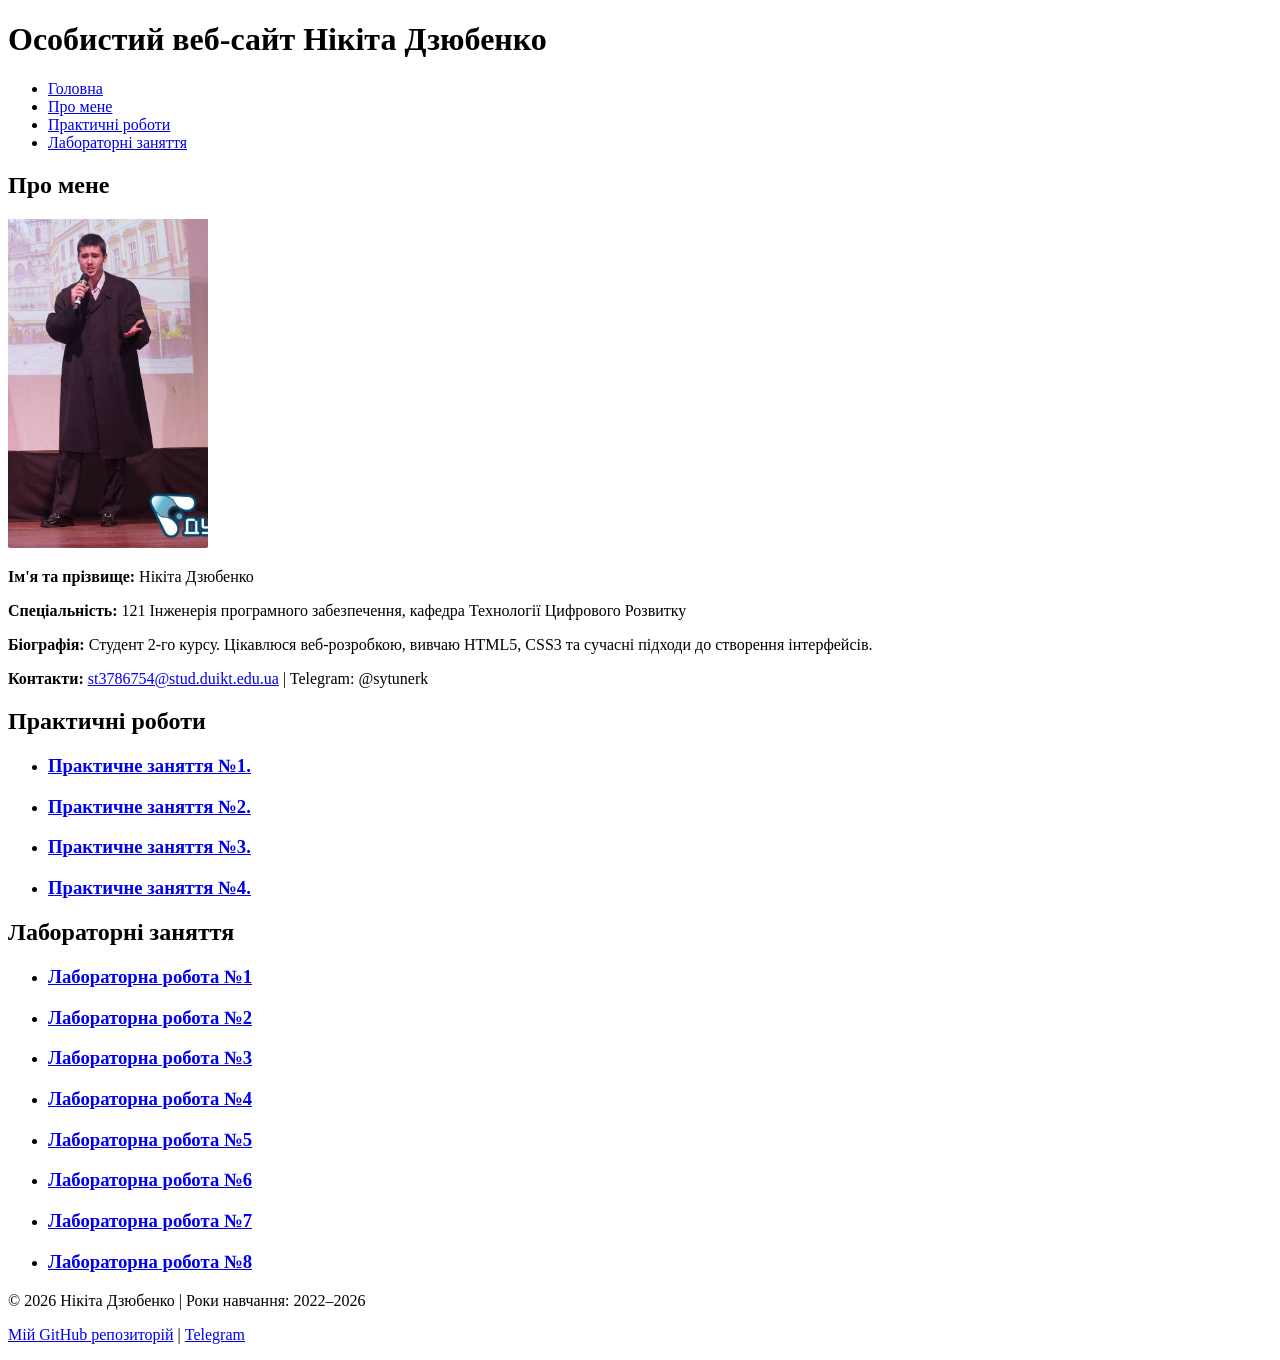
<file: index.html>
<!DOCTYPE html>
<html lang="uk">
<head>
    <meta charset="UTF-8">
    <meta name="viewport" content="width=device-width, initial-scale=1.0">
    <title>Особистий веб-сайт Нікіти Дзюбенко</title>
    <link rel="stylesheet" href="./css/styles.css">
</head>
<body>

    <!-- Шапка сайту та навігація -->
    <header>
        <h1>Особистий веб-сайт Нікіта Дзюбенко</h1>
        <nav>
            <ul>
                <li><a href="index.html">Головна</a></li>
                <li><a href="#about">Про мене</a></li>
                <li><a href="#practices">Практичні роботи</a></li>
                <li><a href="#labs">Лабораторні заняття</a></li>
            </ul>
        </nav>
    </header>

    <!-- Основний вміст сторінки -->
    <main>
        <!-- Секція "Про мене" -->
        <section id="about">
            <h2>Про мене</h2>
            <img src="./images/avatar.jpg" alt="Фото студента Нікіти Дзюбенко" width="200">
            <p><strong>Ім'я та прізвище:</strong> Нікіта Дзюбенко</p>
            <p><strong>Спеціальність:</strong> 121 Інженерія програмного забезпечення, кафедра Технології Цифрового Розвитку</p>
            <p><strong>Біографія:</strong> Студент 2-го курсу. Цікавлюся веб-розробкою, вивчаю HTML5, CSS3 та сучасні підходи до створення інтерфейсів.</p>
            <p><strong>Контакти:</strong> <a href="st3786754@stud.duikt.edu.ua">st3786754@stud.duikt.edu.ua</a> | Telegram: @sytunerk</p>
        </section>

        <!-- Секція "Практичні роботи" -->
        <section id="practices">
            <h2>Практичні роботи</h2>
            <ul>
                <li>
                    <h3><a href="./pages/practice1.html">Практичне заняття №1.</a></h3>
                </li>
                <li>
                    <h3><a href="./pages/practice2.html">Практичне заняття №2.</a></h3>
                </li>
                 <li>
                    <h3><a href="./pages/practice3.html">Практичне заняття №3.</a></h3>
                </li>
                <li>
                    <h3><a href="./pages/practice4.html">Практичне заняття №4.</a></h3>
                </li>
            </ul>
        </section>

        <!-- Секція "Лабораторні заняття" -->
        <section id="labs">
            <h2>Лабораторні заняття</h2>
            <ul>
                <li>
                    <h3><a href="./lab/lab1.html">Лабораторна робота №1</a></h3>
                </li>
            </ul>
            <ul>
                <li>
                    <h3><a href="./lab/lab2.html">Лабораторна робота №2</a></h3>
                </li>
            </ul>
            <ul>
                <li>
                    <h3><a href="./lab/lab3.html">Лабораторна робота №3</a></h3>
                </li>
            </ul>
            <ul>
                <li>
                    <h3><a href="./lab/lab4.html">Лабораторна робота №4</a></h3>
                </li>
            </ul>
            <ul>
                <li>
                    <h3><a href="./lab/lab5.html">Лабораторна робота №5</a></h3>
                </li>
            </ul>
            <ul>
                <li>
                    <h3><a href="./lab/lab6.html">Лабораторна робота №6</a></h3>
                </li>
            </ul>
            <ul>
                <li>
                    <h3><a href="./lab/lab7/index.html">Лабораторна робота №7</a></h3>
                </li>
            </ul>
            <ul>
                <li>
                    <h3><a href="./lab/lab8.html">Лабораторна робота №8</a></h3>
                </li>
            </ul>
        </section>
    </main>

    <!-- Футер сайту -->
    <footer>
        <p>&copy; 2026 Нікіта Дзюбенко | Роки навчання: 2022–2026</p>
        <p>
            <a href="https://github.com/pepper9808/web" target="_blank" rel="noopener noreferrer">Мій GitHub репозиторій</a> | 
            <a href="https://t.me/sytunerk" target="_blank" rel="noopener noreferrer">Telegram</a>
        </p>
    </footer>

</body>
</html>
</file>
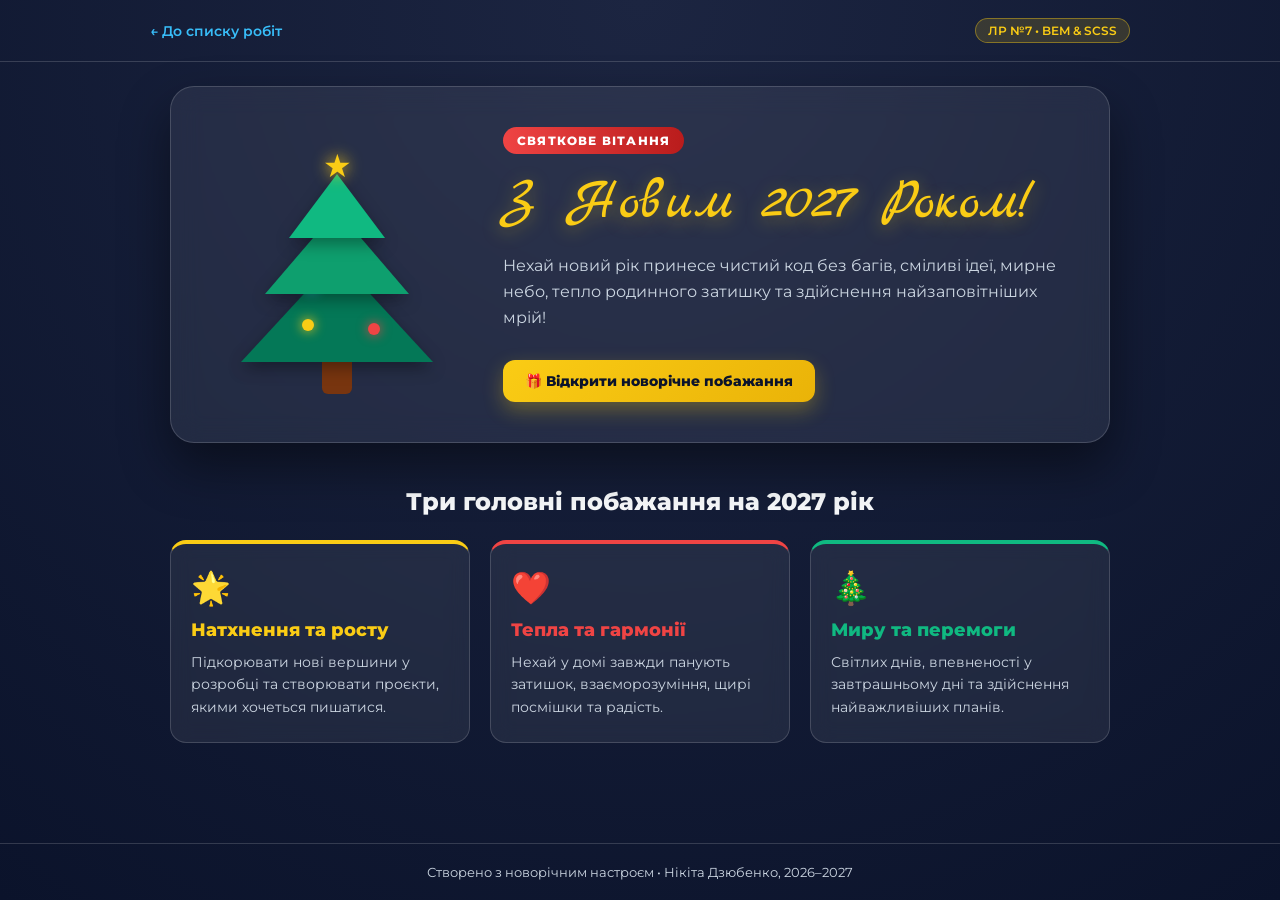
<file: lab/lab7/index.html>
<!DOCTYPE html>
<html lang="uk">
<head>
    <meta charset="UTF-8">
    <meta name="viewport" content="width=device-width, initial-scale=1.0">
    <title>З Новим 2027 Роком! — Новорічна листівка (ЛР №7)</title>
    <link rel="preconnect" href="https://fonts.googleapis.com">
    <link rel="preconnect" href="https://fonts.gstatic.com" crossorigin>
    <link href="https://fonts.googleapis.com/css2?family=Marck+Script&family=Montserrat:wght@400;600;800&display=swap" rel="stylesheet">
    <link rel="stylesheet" href="./css/main.css">
</head>
<body class="page">

    <!-- Декоративний блок снігопаду -->
    <div class="snowfall" aria-hidden="true">
        <span class="snowfall__flake">❄</span>
        <span class="snowfall__flake">❅</span>
        <span class="snowfall__flake">❆</span>
        <span class="snowfall__flake">❄</span>
        <span class="snowfall__flake">❅</span>
        <span class="snowfall__flake">❆</span>
        <span class="snowfall__flake">❄</span>
        <span class="snowfall__flake">❅</span>
    </div>

    <!-- Шапка сторінки -->
    <header class="header">
        <div class="header__container">
            <a href="../../index.html" class="header__back-link">← До списку робіт</a>
            <span class="header__tag">ЛР №7 • BEM &amp; SCSS</span>
        </div>
    </header>

    <!-- Основний контент -->
    <main class="page__content">
        <!-- Блок вітальної листівки -->
        <section class="postcard">
            <div class="postcard__decor">
                <!-- Блок ялинки -->
                <div class="tree">
                    <div class="tree__star">★</div>
                    <div class="tree__tier tree__tier--top"></div>
                    <div class="tree__tier tree__tier--middle"></div>
                    <div class="tree__tier tree__tier--bottom"></div>
                    <div class="tree__trunk"></div>

                    <!-- Блок гірлянди -->
                    <div class="garland">
                        <span class="garland__bulb garland__bulb--red"></span>
                        <span class="garland__bulb garland__bulb--gold"></span>
                        <span class="garland__bulb garland__bulb--blue"></span>
                        <span class="garland__bulb garland__bulb--gold"></span>
                        <span class="garland__bulb garland__bulb--red"></span>
                    </div>
                </div>
            </div>

            <div class="postcard__body">
                <span class="postcard__badge">Святкове вітання</span>
                <h1 class="postcard__title">З Новим 2027 Роком!</h1>
                <p class="postcard__subtitle">
                    Нехай новий рік принесе чистий код без багів, сміливі ідеї, 
                    мирне небо, тепло родинного затишку та здійснення найзаповітніших мрій!
                </p>

                <!-- Інтерактивний блок подарунка (чекбокс + BEM-модифікатор стану) -->
                <div class="gift-box">
                    <input type="checkbox" id="open-gift" class="gift-box__toggle">
                    <label for="open-gift" class="gift-box__button">
                        <span class="gift-box__text-closed">🎁 Відкрити новорічне побажання</span>
                        <span class="gift-box__text-open">✨ Згорнути побажання</span>
                    </label>
                    <div class="gift-box__surprise">
                        <p class="gift-box__message">
                            «Нехай у 2027 році кожен твій проєкт стає історією успіху, 
                            натхнення не вичерпується, а поруч завжди будуть вірні друзі!»
                        </p>
                    </div>
                </div>
            </div>
        </section>

        <!-- Секція карток побажань -->
        <section class="wishes">
            <h2 class="wishes__heading">Три головні побажання на 2027 рік</h2>
            <div class="wishes__grid">
                <article class="wishes__card wishes__card--gold">
                    <div class="wishes__icon">🌟</div>
                    <h3 class="wishes__card-title">Натхнення та росту</h3>
                    <p class="wishes__card-text">
                        Підкорювати нові вершини у розробці та створювати проєкти, якими хочеться пишатися.
                    </p>
                </article>

                <article class="wishes__card wishes__card--crimson">
                    <div class="wishes__icon">❤️</div>
                    <h3 class="wishes__card-title">Тепла та гармонії</h3>
                    <p class="wishes__card-text">
                        Нехай у домі завжди панують затишок, взаєморозуміння, щирі посмішки та радість.
                    </p>
                </article>

                <article class="wishes__card wishes__card--emerald">
                    <div class="wishes__icon">🎄</div>
                    <h3 class="wishes__card-title">Миру та перемоги</h3>
                    <p class="wishes__card-text">
                        Світлих днів, впевненості у завтрашньому дні та здійснення найважливіших планів.
                    </p>
                </article>
            </div>
        </section>
    </main>

    <!-- Підвал сторінки -->
    <footer class="footer">
        <p class="footer__copy">Створено з новорічним настроєм • Нікіта Дзюбенко, 2026–2027</p>
    </footer>

</body>
</html>
</file>
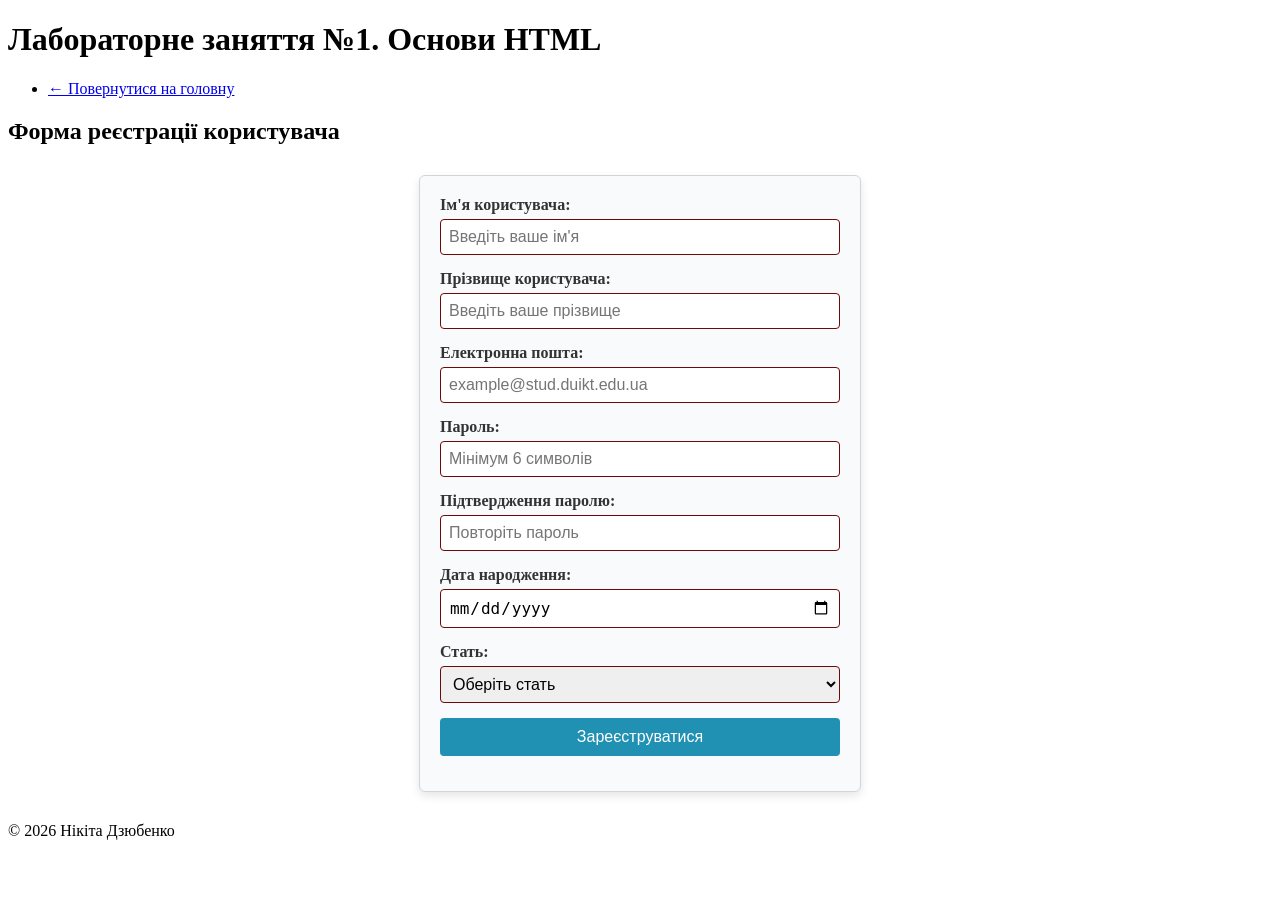
<file: lab/lab1.html>
<!DOCTYPE html>
<html lang="uk">
<head>
    <meta charset="UTF-8">
    <meta name="viewport" content="width=device-width, initial-scale=1.0">
    <title>Лабораторна робота №1 — Форма реєстрації</title>
    <link rel="stylesheet" href="../css/styles.css">
</head>
<body>

    <header>
        <h1>Лабораторне заняття №1. Основи HTML</h1>
        <nav>
            <ul>
                <li><a href="../index.html">← Повернутися на головну</a></li>
            </ul>
        </nav>
    </header>

    <main>
        <section>
            <h2>Форма реєстрації користувача</h2>
            
            <!-- Заміни посилання в action на своє унікальне з сайту webhook.site -->
            <form action="https://webhook.site/9783a9aa-22d8-47ce-81eb-aa81321c352d" method="POST">
                
                <div class="form-group">
                    <label for="first-name">Ім'я користувача:</label>
                    <input type="text" id="first-name" name="first_name" placeholder="Введіть ваше ім'я" required>
                </div>

                <div class="form-group">
                    <label for="last-name">Прізвище користувача:</label>
                    <input type="text" id="last-name" name="last_name" placeholder="Введіть ваше прізвище" required>
                </div>

                <div class="form-group">
                    <label for="email">Електронна пошта:</label>
                    <input type="email" id="email" name="email" placeholder="example@stud.duikt.edu.ua" required>
                </div>

                <div class="form-group">
                    <label for="password">Пароль:</label>
                    <input type="password" id="password" name="password" minlength="6" placeholder="Мінімум 6 символів" required>
                </div>

                <div class="form-group">
                    <label for="confirm-password">Підтвердження паролю:</label>
                    <input type="password" id="confirm-password" name="confirm_password" minlength="6" placeholder="Повторіть пароль" required>
                </div>

                <!-- Додаткові поля за вибором -->
                <div class="form-group">
                    <label for="birth-date">Дата народження:</label>
                    <input type="date" id="birth-date" name="birth_date">
                </div>

                <div class="form-group">
                    <label for="gender">Стать:</label>
                    <select id="gender" name="gender">
                        <option value="" disabled selected>Оберіть стать</option>
                        <option value="male">Чоловіча</option>
                        <option value="female">Жіноча</option>
                        <option value="other">Інша / Не вказувати</option>
                    </select>
                </div>

                <div class="form-group">
                    <input type="submit" value="Зареєструватися">
                </div>

            </form>
        </section>
    </main>

    <footer>
        <p>&copy; 2026 Нікіта Дзюбенко</p>
    </footer>

</body>
</html>
</file>
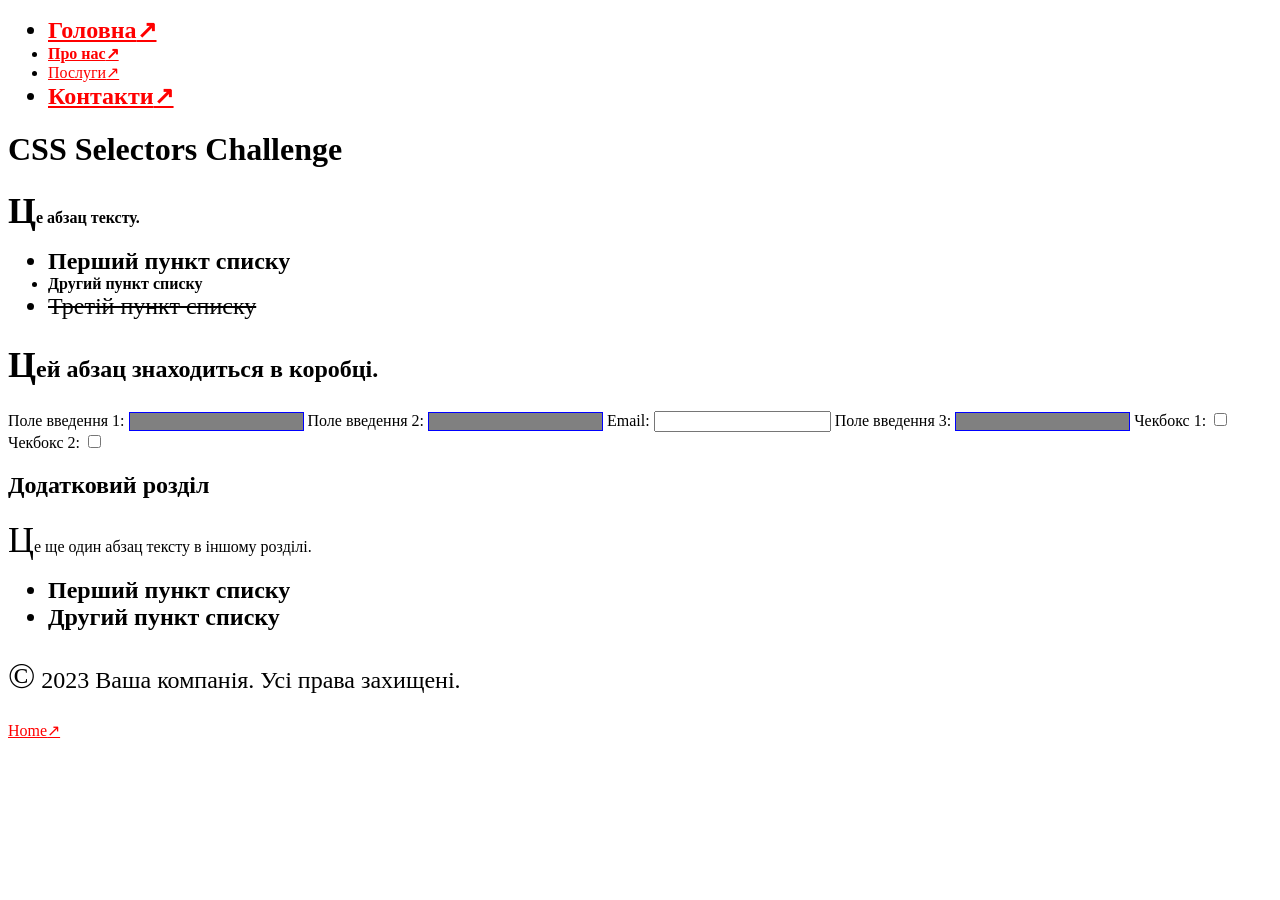
<file: lab/lab2.html>
<!DOCTYPE html>
<html lang="en">
<head>
    <meta charset="UTF-8">
    <meta name="viewport" content="width=device-width, initial-scale=1.0">
    <link rel="stylesheet" href="lab2.css">
    <title>CSS Selectors Challenge</title>
</head>
<body>
    <header>
        <nav>
            <ul>
                <li><a href="#">Головна</a></li>
                <li><a href="https://example.com">Про нас</a></li>
                <li><a href="#">Послуги</a></li>
                <li><a href="http://notrealsite.ua">Контакти</a></li>
            </ul>
        </nav>
    </header>
    <div class="container">
        <h1>CSS Selectors Challenge</h1>
        <p>Це абзац тексту.</p>
        <ul>
            <li>Перший пункт списку</li>
            <li class="special">Другий пункт списку</li>
            <li>Третій пункт списку</li>
        </ul>
        <div class="box">
            <p>Цей абзац знаходиться в коробці.</p>
        </div>
        <form>
            <label for="input1">Поле введення 1:</label>
            <input type="text" id="input1">
            <label for="input2">Поле введення 2:</label>
            <input type="text" id="input2" disabled>
            <label for="email1">Email:</label>
            <input type="email" id="email1">
            <label for="input3">Поле введення 3:</label>
            <input type="text" id="input3">
            <label for="check1">Чекбокс 1:</label>
            <input type="checkbox" id="check1">
            <label for="check2">Чекбокс 2:</label>
            <input type="checkbox" id="check2">
        </form>
    </div>
    <section>
        <h2>Додатковий розділ</h2>
        <p>Це ще один абзац тексту в іншому розділі.</p>
        <ul>
            <li>Перший пункт списку</li>
            <li>Другий пункт списку</li>
        </ul>
    </section>
    <footer>
        <p>&copy; 2023 Ваша компанія. Усі права захищені.</p>
        <a href="#">Home</a>
    </footer>
</body>
</html>
</file>
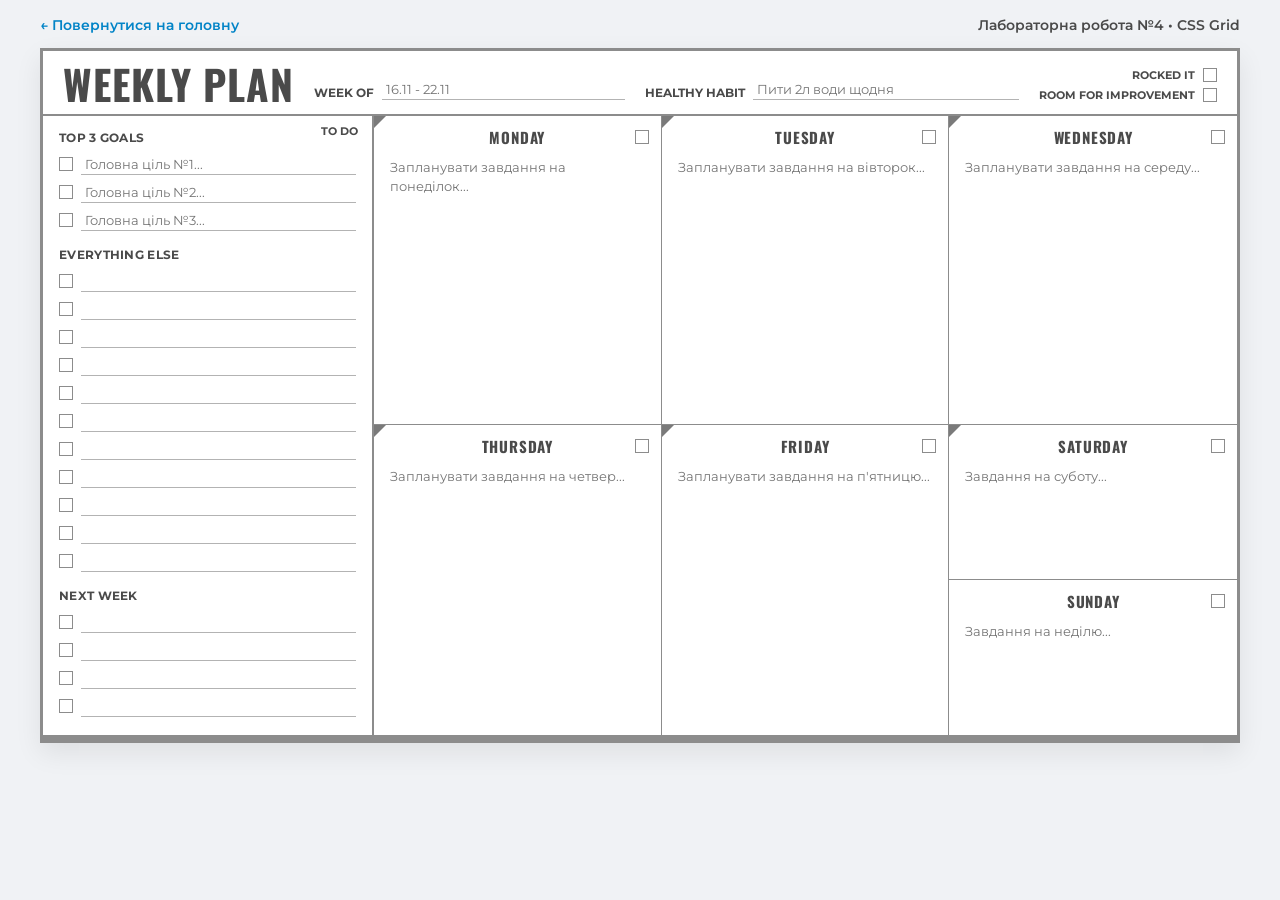
<file: lab/lab4.html>
<!DOCTYPE html>
<html lang="uk">
<head>
    <meta charset="UTF-8">
    <meta name="viewport" content="width=device-width, initial-scale=1.0">
    <title>Лабораторна робота №4 — Weekly Plan</title>
    <!-- Підключення кастомних шрифтів з Google Fonts -->
    <link rel="preconnect" href="https://fonts.googleapis.com">
    <link rel="preconnect" href="https://fonts.gstatic.com" crossorigin>
    <link href="https://fonts.googleapis.com/css2?family=Montserrat:wght@400;600;700&family=Oswald:wght@600;700&display=swap" rel="stylesheet">
    <link rel="stylesheet" href="lab4.css">
</head>
<body>

    <div class="top-nav">
        <a href="../index.html">← Повернутися на головну</a>
        <span>Лабораторна робота №4 • CSS Grid</span>
    </div>

    <!-- Основний контейнер планера -->
    <div class="planner-sheet">
        
        <!-- ВЕРХНЯ ШАПКА ПЛАНЕРА -->
        <header class="planner-header">
            <h1 class="main-title">WEEKLY PLAN</h1>

            <div class="header-input-group">
                <label for="week-of">WEEK OF</label>
                <input type="text" id="week-of" placeholder="16.11 - 22.11">
            </div>

            <div class="header-input-group">
                <label for="healthy-habit">HEALTHY HABIT</label>
                <input type="text" id="healthy-habit" placeholder="Пити 2л води щодня">
            </div>

            <div class="header-checks">
                <label class="check-row">
                    <span>ROCKED IT</span>
                    <input type="checkbox">
                </label>
                <label class="check-row">
                    <span>ROOM FOR IMPROVEMENT</span>
                    <input type="checkbox">
                </label>
            </div>
        </header>

        <!-- ОСНОВНА СІТКА ПЛАНЕРА (Ліва колонка TO DO + Дні тижня) -->
        <main class="planner-grid">
            
            <!-- ЛІВА КОЛОНКА: TO DO -->
            <aside class="todo-column">
                <div class="todo-badge">TO DO</div>

                <!-- TOP 3 GOALS -->
                <div class="todo-section">
                    <h2 class="section-label">TOP 3 GOALS</h2>
                    <div class="task-line">
                        <input type="checkbox" aria-label="Ціль 1">
                        <input type="text" placeholder="Головна ціль №1...">
                    </div>
                    <div class="task-line">
                        <input type="checkbox" aria-label="Ціль 2">
                        <input type="text" placeholder="Головна ціль №2...">
                    </div>
                    <div class="task-line">
                        <input type="checkbox" aria-label="Ціль 3">
                        <input type="text" placeholder="Головна ціль №3...">
                    </div>
                </div>

                <!-- EVERYTHING ELSE -->
                <div class="todo-section">
                    <h2 class="section-label">EVERYTHING ELSE</h2>
                    <div class="task-line"><input type="checkbox"><input type="text"></div>
                    <div class="task-line"><input type="checkbox"><input type="text"></div>
                    <div class="task-line"><input type="checkbox"><input type="text"></div>
                    <div class="task-line"><input type="checkbox"><input type="text"></div>
                    <div class="task-line"><input type="checkbox"><input type="text"></div>
                    <div class="task-line"><input type="checkbox"><input type="text"></div>
                    <div class="task-line"><input type="checkbox"><input type="text"></div>
                    <div class="task-line"><input type="checkbox"><input type="text"></div>
                    <div class="task-line"><input type="checkbox"><input type="text"></div>
                    <div class="task-line"><input type="checkbox"><input type="text"></div>
                    <div class="task-line"><input type="checkbox"><input type="text"></div>
                </div>

                <!-- NEXT WEEK -->
                <div class="todo-section">
                    <h2 class="section-label">NEXT WEEK</h2>
                    <div class="task-line"><input type="checkbox"><input type="text"></div>
                    <div class="task-line"><input type="checkbox"><input type="text"></div>
                    <div class="task-line"><input type="checkbox"><input type="text"></div>
                    <div class="task-line"><input type="checkbox"><input type="text"></div>
                </div>
            </aside>

            <!-- ПОНЕДІЛОК -->
            <section class="day-card area-mon">
                <div class="day-header">
                    <span class="corner-triangle"></span>
                    <h3>MONDAY</h3>
                    <input type="checkbox" aria-label="Понеділок виконано">
                </div>
                <textarea class="day-notes" placeholder="Запланувати завдання на понеділок..."></textarea>
            </section>

            <!-- ВІВТОРОК -->
            <section class="day-card area-tue">
                <div class="day-header">
                    <span class="corner-triangle"></span>
                    <h3>TUESDAY</h3>
                    <input type="checkbox" aria-label="Вівторок виконано">
                </div>
                <textarea class="day-notes" placeholder="Запланувати завдання на вівторок..."></textarea>
            </section>

            <!-- СЕРЕДА -->
            <section class="day-card area-wed">
                <div class="day-header">
                    <span class="corner-triangle"></span>
                    <h3>WEDNESDAY</h3>
                    <input type="checkbox" aria-label="Середа виконано">
                </div>
                <textarea class="day-notes" placeholder="Запланувати завдання на середу..."></textarea>
            </section>

            <!-- ЧЕТВЕР -->
            <section class="day-card area-thu">
                <div class="day-header">
                    <span class="corner-triangle"></span>
                    <h3>THURSDAY</h3>
                    <input type="checkbox" aria-label="Четвер виконано">
                </div>
                <textarea class="day-notes" placeholder="Запланувати завдання на четвер..."></textarea>
            </section>

            <!-- П'ЯТНИЦЯ -->
            <section class="day-card area-fri">
                <div class="day-header">
                    <span class="corner-triangle"></span>
                    <h3>FRIDAY</h3>
                    <input type="checkbox" aria-label="П'ятниця виконано">
                </div>
                <textarea class="day-notes" placeholder="Запланувати завдання на п'ятницю..."></textarea>
            </section>

            <!-- ПРАВИЙ НИЖНІЙ БЛОК: СУБОТА ТА НЕДІЛЯ -->
            <div class="weekend-stack area-wknd">
                <section class="day-card">
                    <div class="day-header">
                        <span class="corner-triangle"></span>
                        <h3>SATURDAY</h3>
                        <input type="checkbox" aria-label="Субота виконано">
                    </div>
                    <textarea class="day-notes" placeholder="Завдання на суботу..."></textarea>
                </section>

                <section class="day-card">
                    <div class="day-header">
                        <h3>SUNDAY</h3>
                        <input type="checkbox" aria-label="Неділя виконано">
                    </div>
                    <textarea class="day-notes" placeholder="Завдання на неділю..."></textarea>
                </section>
            </div>

        </main>
    </div>

</body>
</html>
</file>
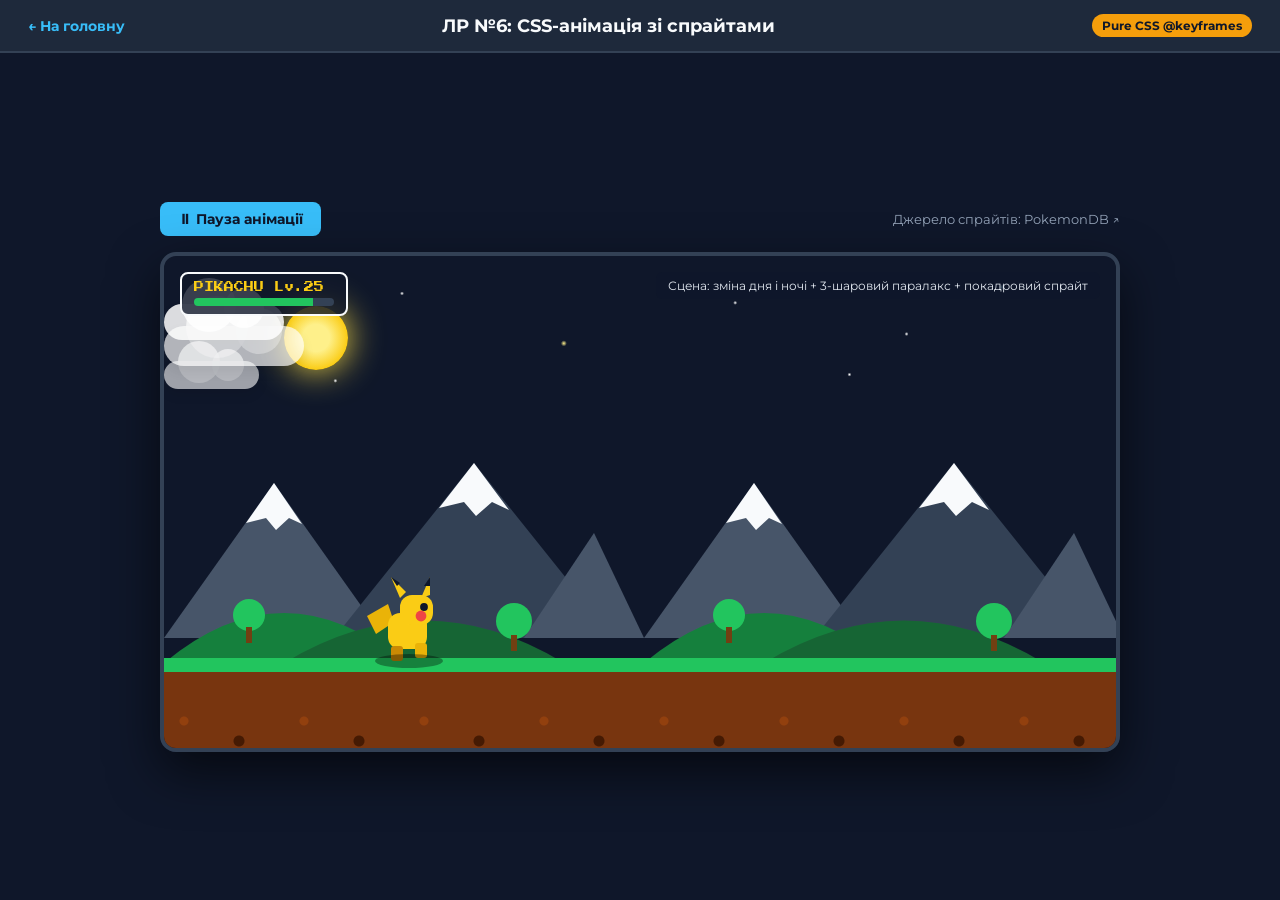
<file: lab/lab6.html>
<!DOCTYPE html>
<html lang="uk">
<head>
    <meta charset="UTF-8">
    <meta name="viewport" content="width=device-width, initial-scale=1.0">
    <title>Лабораторна робота №6 — CSS-анімація зі спрайтами Покемонів</title>
    <link rel="preconnect" href="https://fonts.googleapis.com">
    <link rel="preconnect" href="https://fonts.gstatic.com" crossorigin>
    <link href="https://fonts.googleapis.com/css2?family=Montserrat:wght@500;700&family=Press+Start+2P&display=swap" rel="stylesheet">
    <link rel="stylesheet" href="lab6.css">
</head>
<body>

    <header class="top-bar">
        <a href="../index.html" class="back-btn">← На головну</a>
        <h1 class="page-title">ЛР №6: CSS-анімація зі спрайтами</h1>
        <span class="badge">Pure CSS @keyframes</span>
    </header>

    <main class="stage-wrapper">
        <!-- Чекбокс для керування станом анімації (animation-play-state) на чистому CSS -->
        <input type="checkbox" id="pause-toggle" class="pause-checkbox">
        
        <div class="controls-panel">
            <label for="pause-toggle" class="control-btn">
                <span class="label-pause">⏸ Пауза анімації</span>
                <span class="label-play">▶ Продовжити</span>
            </label>
            <a href="https://pokemondb.net/sprites" target="_blank" rel="noopener noreferrer" class="source-link">
                Джерело спрайтів: PokemonDB ↗
            </a>
        </div>

        <!-- ГОЛОВНА АНІМОВАНА СЦЕНА -->
        <div class="scene">
            <!-- Шар 1: Небо зі зміною дня і ночі + сонце/місяць + зірки -->
            <div class="sky-cycle"></div>
            <div class="celestial-body"></div>
            <div class="stars-layer"></div>

            <!-- Шар 2: Хмари, що пливуть -->
            <div class="cloud cloud-1"></div>
            <div class="cloud cloud-2"></div>
            <div class="cloud cloud-3"></div>

            <!-- Шар 3: Далекі гори (повільний паралакс) -->
            <div class="parallax-mountains"></div>

            <!-- Шар 4: Пагорби та дерева (середній паралакс) -->
            <div class="parallax-hills"></div>

            <!-- Шар 5: Земля та трава (швидкий паралакс) -->
            <div class="parallax-ground"></div>

            <!-- Повітряний покемон у небі (анімація спрайта + хвильовий політ) -->
            <div class="flying-pokemon-track">
                <div class="sprite-charizard" title="Charizard (PokemonDB Sprite)"></div>
            </div>

            <!-- Головний герой на землі: Пікачу (анімація спрайт-листа + стрибки) -->
            <div class="hero-runner">
                <div class="pokemon-shadow"></div>
                <div class="sprite-pikachu" title="Pikachu Sprite Animation"></div>
            </div>

            <!-- Покебол, що котиться і підстрибує назустріч -->
            <div class="pokeball-wrapper">
                <div class="pokeball"></div>
            </div>

            <!-- Ігровий HUD у стилі ретро-консолі -->
            <div class="game-hud">
                <div class="hud-box">
                    <span class="hud-name">PIKACHU Lv.25</span>
                    <div class="hp-bar"><div class="hp-fill"></div></div>
                </div>
                <div class="hud-hint">Сцена: зміна дня і ночі + 3-шаровий паралакс + покадровий спрайт</div>
            </div>
        </div>
    </main>

</body>
</html>
</file>
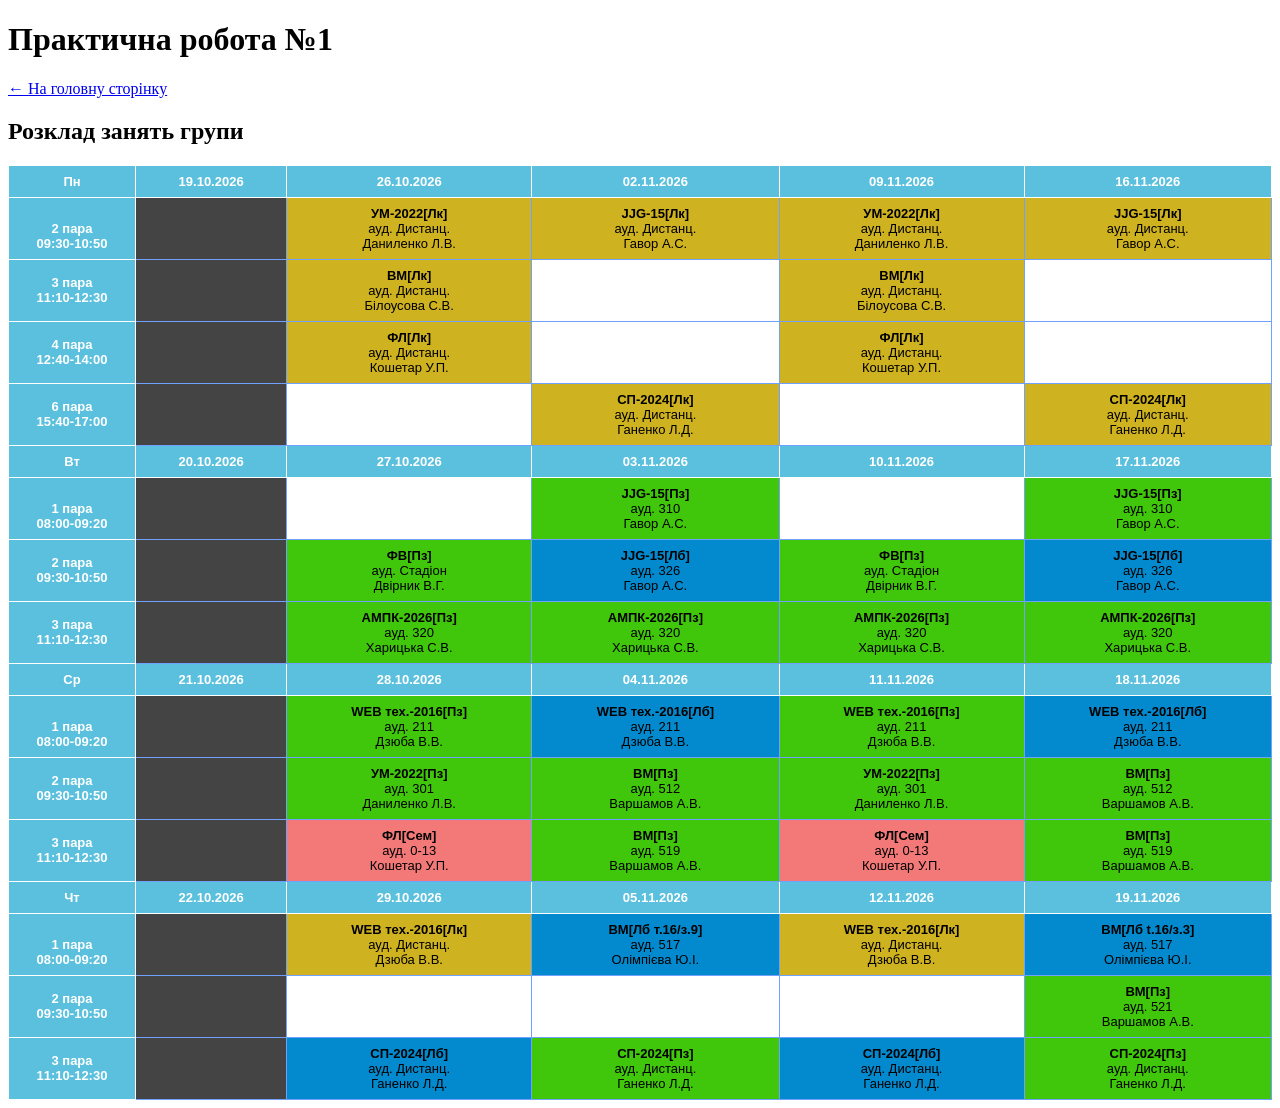
<file: pages/practice1.html>
<!DOCTYPE html>
<html lang="uk">
<head>
    <meta charset="UTF-8">
    <meta name="viewport" content="width=device-width, initial-scale=1.0">
    <title>Практична робота №1 - Розклад занять</title>
    <link rel="stylesheet" href="../css/styles.css">
    <style>
        table {
            width: 100%;
            border-collapse: collapse;
            margin-top: 20px;
            font-size: 13px;
            font-family: Arial, sans-serif;
        }
        /* Чіткі лінії для всіх комірок таблиці */
        th, td {
            border: 1px solid #70a1ff;
            padding: 8px;
            text-align: center;
            vertical-align: middle;
        }
        /* Стиль для шапки таблиці (дати) */
        th {
            background-color: #5bc0de;
            color: white;
            font-weight: bold;
            border: 1px solid #ffffff;
        }
        /* Стиль для стовпця з часом та днями */
        .time-col {
            background-color: #5bc0de;
            color: white;
            font-weight: bold;
            width: 110px;
            border: 1px solid #ffffff;
        }

        .lect {
            background-color: #cfb220; /* Жовтуватий для лекцій */
        }
        .prac {
            background-color: #40c60b; /* Зеленуватий для практичних */
        }
        .lab {
            background-color: #038ace; /* Блакитний для лабораторних */
        }
        .sem {
            background-color: #f37979; /* Рожеватий для семінарів */
        }
        .empty {
            background-color: #454444; /* Сірий для порожніх дат */
        }
    </style>
</head>
<body>

    <!-- Шапка сторінки -->
    <header>
        <h1>Практична робота №1</h1>
        <nav>
            <p><a href="../index.html">← На головну сторінку</a></p>
        </nav>
    </header>

    <main>
        <section>
            <h2>Розклад занять групи</h2>

            <!-- Таблиця розкладу -->
            <table>
              <thead>
                    <tr>
                        <th>Пн</th>
                        <th>19.10.2026</th>
                        <th>26.10.2026</th>
                        <th>02.11.2026</th>
                        <th>09.11.2026</th>
                        <th>16.11.2026</th>
                    </tr>
                </thead>  
                <tbody>
                    <!-- ПОНЕДІЛОК -->
                    <tr>
                        <td class="time-col"><br>2 пара<br>09:30-10:50</td>
                        <td class="empty"></td>
                        <td class="lect"><strong>УМ-2022[Лк]</strong><br>ауд. Дистанц.<br>Даниленко Л.В.</td>
                        <td class="lect"><strong>JJG-15[Лк]</strong><br>ауд. Дистанц.<br>Гавор А.С.</td>
                        <td class="lect"><strong>УМ-2022[Лк]</strong><br>ауд. Дистанц.<br>Даниленко Л.В.</td>
                        <td class="lect"><strong>JJG-15[Лк]</strong><br>ауд. Дистанц.<br>Гавор А.С.</td>
                    </tr>
                    <tr>
                        <td class="time-col">3 пара<br>11:10-12:30</td>
                        <td class="empty"></td>
                        <td class="lect"><strong>ВМ[Лк]</strong><br>ауд. Дистанц.<br>Білоусова С.В.</td>
                        <td></td>
                        <td class="lect"><strong>ВМ[Лк]</strong><br>ауд. Дистанц.<br>Білоусова С.В.</td>
                        <td></td>
                    </tr>
                    <tr>
                        <td class="time-col">4 пара<br>12:40-14:00</td>
                        <td class="empty"></td>
                        <td class="lect"><strong>ФЛ[Лк]</strong><br>ауд. Дистанц.<br>Кошетар У.П.</td>
                        <td></td>
                        <td class="lect"><strong>ФЛ[Лк]</strong><br>ауд. Дистанц.<br>Кошетар У.П.</td>
                        <td></td>
                    </tr>
                    <tr>
                        <td class="time-col">6 пара<br>15:40-17:00</td>
                        <td class="empty"></td>
                        <td></td>
                        <td class="lect"><strong>СП-2024[Лк]</strong><br>ауд. Дистанц.<br>Ганенко Л.Д.</td>
                        <td></td>
                        <td class="lect"><strong>СП-2024[Лк]</strong><br>ауд. Дистанц.<br>Ганенко Л.Д.</td>
                    </tr>

                    <!-- ВІВТОРОК -->

                    <thead>
                    <tr>
                        <th>Вт</th>
                        <th>20.10.2026</th>
                        <th>27.10.2026</th>
                        <th>03.11.2026</th>
                        <th>10.11.2026</th>
                        <th>17.11.2026</th>
                    </tr>
                </thead>

                    <tr>
                        <td class="time-col"><br>1 пара<br>08:00-09:20</td>
                        <td class="empty"></td>
                        <td></td>
                        <td class="prac"><strong>JJG-15[Пз]</strong><br>ауд. 310<br>Гавор А.С.</td>
                        <td></td>
                        <td class="prac"><strong>JJG-15[Пз]</strong><br>ауд. 310<br>Гавор А.С.</td>
                    </tr>
                    <tr>
                        <td class="time-col">2 пара<br>09:30-10:50</td>
                        <td class="empty"></td>
                        <td class="prac"><strong>ФВ[Пз]</strong><br>ауд. Стадіон<br>Двірник В.Г.</td>
                        <td class="lab"><strong>JJG-15[Лб]</strong><br>ауд. 326<br>Гавор А.С.</td>
                        <td class="prac"><strong>ФВ[Пз]</strong><br>ауд. Стадіон<br>Двірник В.Г.</td>
                        <td class="lab"><strong>JJG-15[Лб]</strong><br>ауд. 326<br>Гавор А.С.</td>
                    </tr>
                    <tr>
                        <td class="time-col">3 пара<br>11:10-12:30</td>
                        <td class="empty"></td>
                        <td class="prac"><strong>АМПК-2026[Пз]</strong><br>ауд. 320<br>Харицька С.В.</td>
                        <td class="prac"><strong>АМПК-2026[Пз]</strong><br>ауд. 320<br>Харицька С.В.</td>
                        <td class="prac"><strong>АМПК-2026[Пз]</strong><br>ауд. 320<br>Харицька С.В.</td>
                        <td class="prac"><strong>АМПК-2026[Пз]</strong><br>ауд. 320<br>Харицька С.В.</td>
                    </tr>

                    <!-- СЕРЕДА -->

                    <thead>
                    <tr>
                        <th>Ср</th>
                        <th>21.10.2026</th>
                        <th>28.10.2026</th>
                        <th>04.11.2026</th>
                        <th>11.11.2026</th>
                        <th>18.11.2026</th>
                    </tr>
                </thead>

                    <tr>
                        <td class="time-col"><br>1 пара<br>08:00-09:20</td>
                        <td class="empty"></td>
                        <td class="prac"><strong>WEB тех.-2016[Пз]</strong><br>ауд. 211<br>Дзюба В.В.</td>
                        <td class="lab"><strong>WEB тех.-2016[Лб]</strong><br>ауд. 211<br>Дзюба В.В.</td>
                        <td class="prac"><strong>WEB тех.-2016[Пз]</strong><br>ауд. 211<br>Дзюба В.В.</td>
                        <td class="lab"><strong>WEB тех.-2016[Лб]</strong><br>ауд. 211<br>Дзюба В.В.</td>
                    </tr>
                    <tr>
                        <td class="time-col">2 пара<br>09:30-10:50</td>
                        <td class="empty"></td>
                        <td class="prac"><strong>УМ-2022[Пз]</strong><br>ауд. 301<br>Даниленко Л.В.</td>
                        <td class="prac"><strong>ВМ[Пз]</strong><br>ауд. 512<br>Варшамов А.В.</td>
                        <td class="prac"><strong>УМ-2022[Пз]</strong><br>ауд. 301<br>Даниленко Л.В.</td>
                        <td class="prac"><strong>ВМ[Пз]</strong><br>ауд. 512<br>Варшамов А.В.</td>
                    </tr>
                    <tr>
                        <td class="time-col">3 пара<br>11:10-12:30</td>
                        <td class="empty"></td>
                        <td class="sem"><strong>ФЛ[Сем]</strong><br>ауд. 0-13<br>Кошетар У.П.</td>
                        <td class="prac"><strong>ВМ[Пз]</strong><br>ауд. 519<br>Варшамов А.В.</td>
                        <td class="sem"><strong>ФЛ[Сем]</strong><br>ауд. 0-13<br>Кошетар У.П.</td>
                        <td class="prac"><strong>ВМ[Пз]</strong><br>ауд. 519<br>Варшамов А.В.</td>
                    </tr>

                    <!-- ЧЕТВЕР -->

                    <thead>
                    <tr>
                        <th>Чт</th>
                        <th>22.10.2026</th>
                        <th>29.10.2026</th>
                        <th>05.11.2026</th>
                        <th>12.11.2026</th>
                        <th>19.11.2026</th>
                    </tr>
                </thead>

                    <tr>
                        <td class="time-col"><br>1 пара<br>08:00-09:20</td>
                        <td class="empty"></td>
                        <td class="lect"><strong>WEB тех.-2016[Лк]</strong><br>ауд. Дистанц.<br>Дзюба В.В.</td>
                        <td class="lab"><strong>ВМ[Лб т.16/з.9]</strong><br>ауд. 517<br>Олімпієва Ю.І.</td>
                        <td class="lect"><strong>WEB тех.-2016[Лк]</strong><br>ауд. Дистанц.<br>Дзюба В.В.</td>
                        <td class="lab"><strong>ВМ[Лб t.16/з.3]</strong><br>ауд. 517<br>Олімпієва Ю.І.</td>
                    </tr>
                    <tr>
                        <td class="time-col">2 пара<br>09:30-10:50</td>
                        <td class="empty"></td>
                        <td></td>
                        <td></td>
                        <td></td>
                        <td class="prac"><strong>ВМ[Пз]</strong><br>ауд. 521<br>Варшамов А.В.</td>
                    </tr>
                    <tr>
                        <td class="time-col">3 пара<br>11:10-12:30</td>
                        <td class="empty"></td>
                        <td class="lab"><strong>СП-2024[Лб]</strong><br>ауд. Дистанц.<br>Ганенко Л.Д.</td>
                        <td class="prac"><strong>СП-2024[Пз]</strong><br>ауд. Дистанц.<br>Ганенко Л.Д.</td>
                        <td class="lab"><strong>СП-2024[Лб]</strong><br>ауд. Дистанц.<br>Ганенко Л.Д.</td>
                        <td class="prac"><strong>СП-2024[Пз]</strong><br>ауд. Дистанц.<br>Ганенко Л.Д.</td>
                    </tr>
                </tbody>
            </table>
        </section>
    </main>


</body>
</html>
</file>
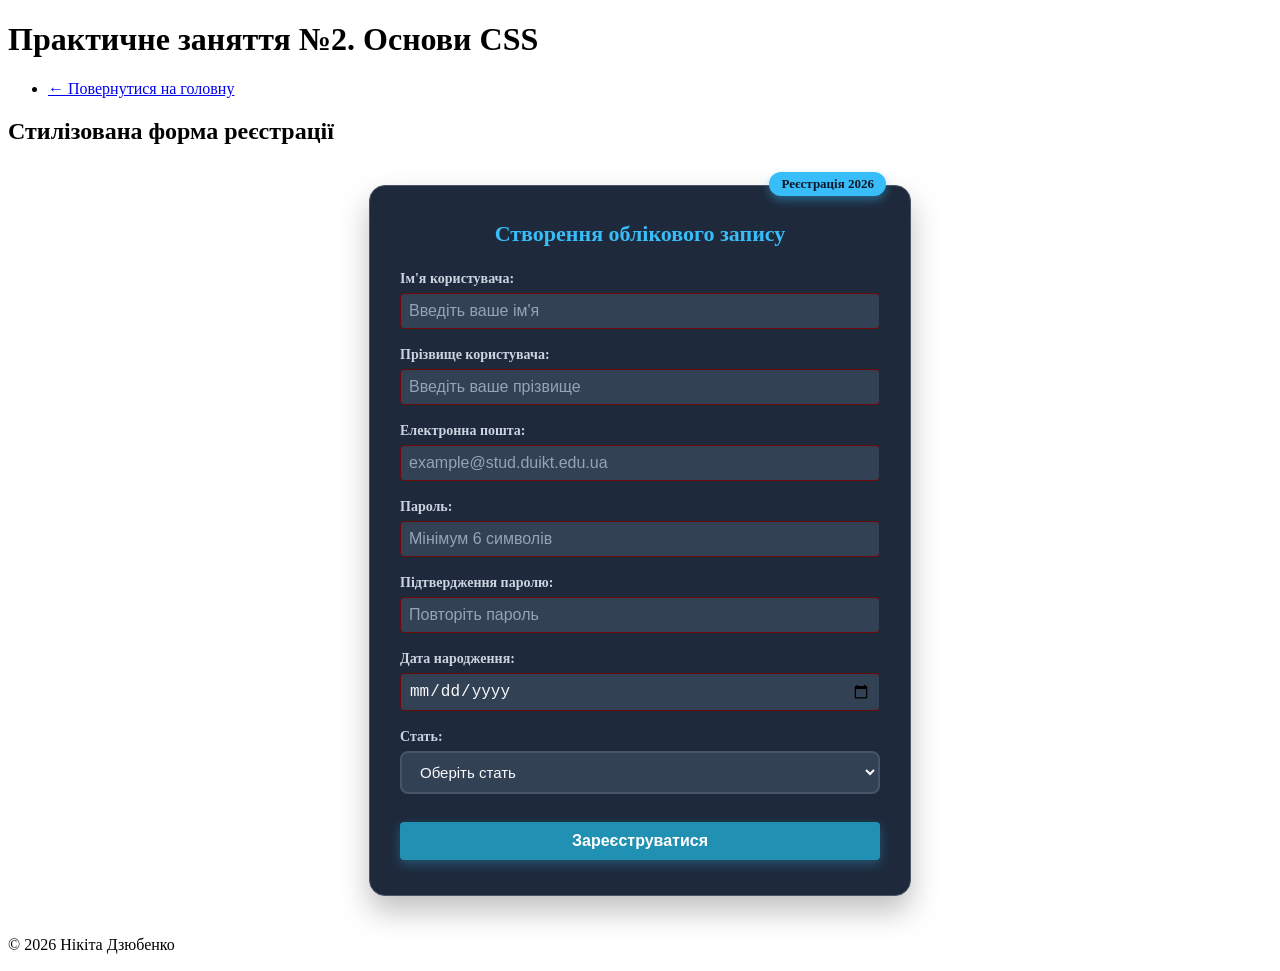
<file: pages/practice2.html>
<!DOCTYPE html>
<html lang="uk">
<head>
    <meta charset="UTF-8">
    <meta name="viewport" content="width=device-width, initial-scale=1.0">
    <title>Практична робота №2 — Стилізація форми</title>
    <link rel="stylesheet" href="../css/styles.css">
    <link rel="stylesheet" href="../css/practice2.css">
</head>
<body>

    <header>
        <h1>Практичне заняття №2. Основи CSS</h1>
        <nav>
            <ul>
                <li><a href="../index.html">← Повернутися на головну</a></li>
            </ul>
        </nav>
    </header>

    <main>
        <section>
            <h2>Стилізована форма реєстрації</h2>

            <form class="styled-form" action="https://webhook.site/ТВІЙ-УНІКАЛЬНИЙ-КОД" method="POST">
                <!-- Елемент з абсолютним позиціонуванням відносно форми -->
                <span class="form-badge">Реєстрація 2026</span>

                <h3 class="form-title">Створення облікового запису</h3>

                <div class="form-field">
                    <label class="form-label" for="p2-first-name">Ім'я користувача:</label>
                    <input class="form-input" type="text" id="p2-first-name" name="first_name" placeholder="Введіть ваше ім'я" required>
                </div>

                <div class="form-field">
                    <label class="form-label" for="p2-last-name">Прізвище користувача:</label>
                    <input class="form-input" type="text" id="p2-last-name" name="last_name" placeholder="Введіть ваше прізвище" required>
                </div>

                <div class="form-field">
                    <label class="form-label" for="p2-email">Електронна пошта:</label>
                    <input class="form-input" type="email" id="p2-email" name="email" placeholder="example@stud.duikt.edu.ua" required>
                </div>

                <div class="form-field">
                    <label class="form-label" for="p2-password">Пароль:</label>
                    <input class="form-input" type="password" id="p2-password" name="password" minlength="6" placeholder="Мінімум 6 символів" required>
                </div>

                <div class="form-field">
                    <label class="form-label" for="p2-confirm-password">Підтвердження паролю:</label>
                    <input class="form-input" type="password" id="p2-confirm-password" name="confirm_password" minlength="6" placeholder="Повторіть пароль" required>
                </div>

                <div class="form-field">
                    <label class="form-label" for="p2-birth-date">Дата народження:</label>
                    <input class="form-input" type="date" id="p2-birth-date" name="birth_date">
                </div>

                <div class="form-field">
                    <label class="form-label" for="p2-gender">Стать:</label>
                    <select class="form-input" id="p2-gender" name="gender">
                        <option value="" disabled selected>Оберіть стать</option>
                        <option value="male">Чоловіча</option>
                        <option value="female">Жіноча</option>
                        <option value="other">Інша / Не вказувати</option>
                    </select>
                </div>

                <input class="form-submit" type="submit" value="Зареєструватися">
            </form>
        </section>
    </main>

    <footer>
        <p>&copy; 2026 Нікіта Дзюбенко</p>
    </footer>

</body>
</html>
</file>
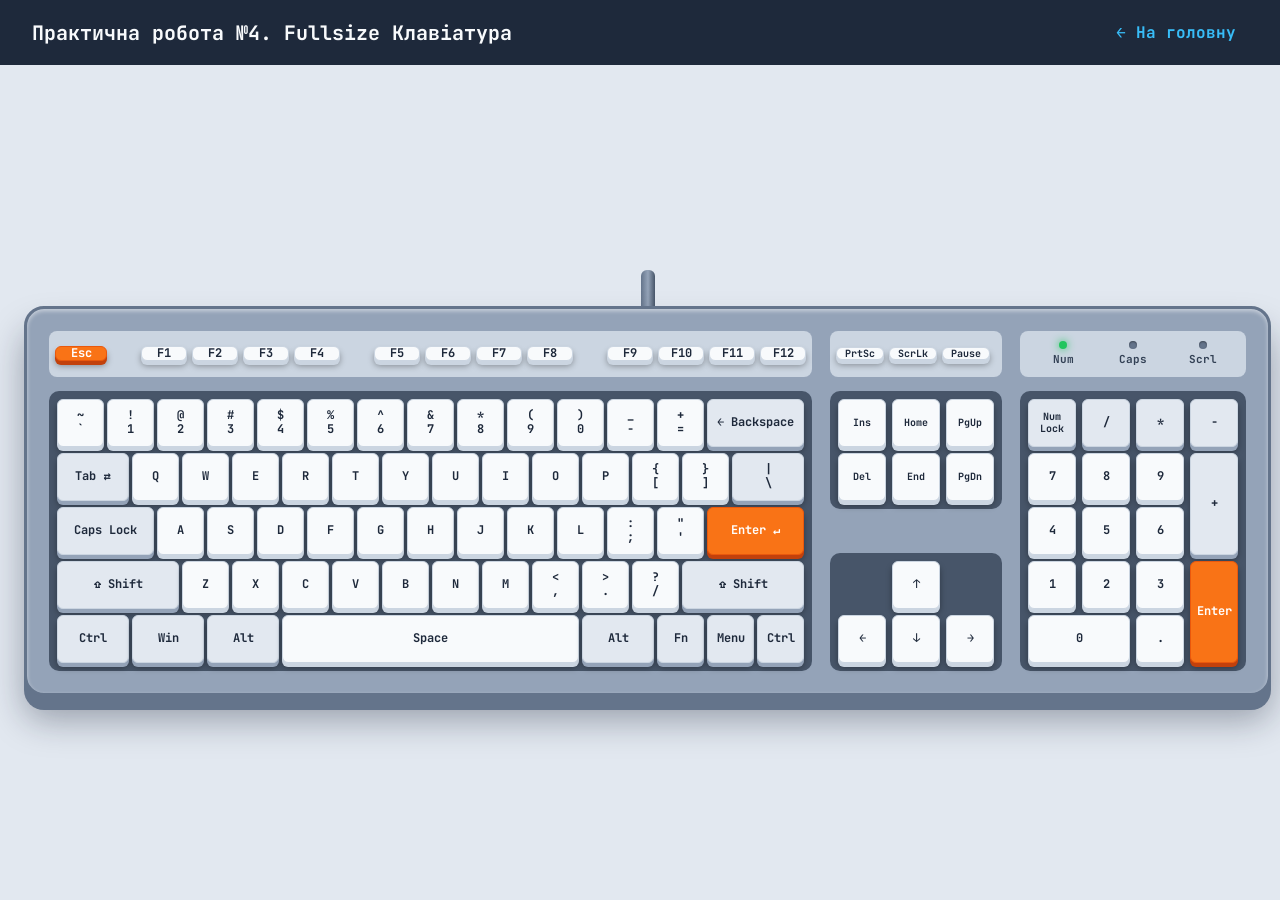
<file: pages/practice4.html>
<!DOCTYPE html>
<html lang="uk">
<head>
    <meta charset="UTF-8">
    <meta name="viewport" content="width=device-width, initial-scale=1.0">
    <title>Практична робота №4 — Fullsize Клавіатура (CSS Grid)</title>
    <!-- Підключення кастомного шрифту з Google Fonts -->
    <link rel="preconnect" href="https://fonts.googleapis.com">
    <link rel="preconnect" href="https://fonts.gstatic.com" crossorigin>
    <link href="https://fonts.googleapis.com/css2?family=JetBrains+Mono:wght@500;700&display=swap" rel="stylesheet">
    <link rel="stylesheet" href="practice4.css">
</head>
<body>

    <div class="page-grid">
        <header class="page-header">
            <h1>Практична робота №4. Fullsize Клавіатура</h1>
            <a href="../index.html" class="back-link">← На головну</a>
        </header>

        <main class="workspace">
            <!-- Корпус клавіатури -->
            <div class="keyboard-wrapper">
                <div class="keyboard-cable"></div>
                
                <div class="keyboard-body">
                    <!-- 1. ЛІВА СЕКЦІЯ (Esc, F1-F12 + Основний блок) -->
                    <div class="section-main">
                        <!-- Функціональний ряд -->
                        <div class="f-row">
                            <button class="key key-func">Esc</button>
                            <div class="f-group">
                                <button class="key">F1</button>
                                <button class="key">F2</button>
                                <button class="key">F3</button>
                                <button class="key">F4</button>
                            </div>
                            <div class="f-group">
                                <button class="key">F5</button>
                                <button class="key">F6</button>
                                <button class="key">F7</button>
                                <button class="key">F8</button>
                            </div>
                            <div class="f-group">
                                <button class="key">F9</button>
                                <button class="key">F10</button>
                                <button class="key">F11</button>
                                <button class="key">F12</button>
                            </div>
                        </div>

                        <!-- Основний алфавітно-цифровий блок (сітка 30 колонок для точних пропорцій) -->
                        <div class="alpha-grid">
                            <!-- Ряд 1: Цифри -->
                            <button class="key span-2">~<br>`</button>
                            <button class="key span-2">!<br>1</button>
                            <button class="key span-2">@<br>2</button>
                            <button class="key span-2">#<br>3</button>
                            <button class="key span-2">$<br>4</button>
                            <button class="key span-2">%<br>5</button>
                            <button class="key span-2">^<br>6</button>
                            <button class="key span-2">&amp;<br>7</button>
                            <button class="key span-2">*<br>8</button>
                            <button class="key span-2">(<br>9</button>
                            <button class="key span-2">)<br>0</button>
                            <button class="key span-2">_<br>-</button>
                            <button class="key span-2">+<br>=</button>
                            <button class="key key-mod span-4">← Backspace</button>

                            <!-- Ряд 2: QWERTY -->
                            <button class="key key-mod span-3">Tab ⇄</button>
                            <button class="key span-2">Q</button>
                            <button class="key span-2">W</button>
                            <button class="key span-2">E</button>
                            <button class="key span-2">R</button>
                            <button class="key span-2">T</button>
                            <button class="key span-2">Y</button>
                            <button class="key span-2">U</button>
                            <button class="key span-2">I</button>
                            <button class="key span-2">O</button>
                            <button class="key span-2">P</button>
                            <button class="key span-2">{<br>[</button>
                            <button class="key span-2">}<br>]</button>
                            <button class="key key-mod span-3">|<br>\</button>

                            <!-- Ряд 3: ASDF -->
                            <button class="key key-mod span-4">Caps Lock</button>
                            <button class="key span-2">A</button>
                            <button class="key span-2">S</button>
                            <button class="key span-2">D</button>
                            <button class="key span-2">F</button>
                            <button class="key span-2">G</button>
                            <button class="key span-2">H</button>
                            <button class="key span-2">J</button>
                            <button class="key span-2">K</button>
                            <button class="key span-2">L</button>
                            <button class="key span-2">:<br>;</button>
                            <button class="key span-2">"<br>'</button>
                            <button class="key key-accent span-4">Enter ↵</button>

                            <!-- Ряд 4: ZXCV -->
                            <button class="key key-mod span-5">⇧ Shift</button>
                            <button class="key span-2">Z</button>
                            <button class="key span-2">X</button>
                            <button class="key span-2">C</button>
                            <button class="key span-2">V</button>
                            <button class="key span-2">B</button>
                            <button class="key span-2">N</button>
                            <button class="key span-2">M</button>
                            <button class="key span-2">&lt;<br>,</button>
                            <button class="key span-2">&gt;<br>.</button>
                            <button class="key span-2">?<br>/</button>
                            <button class="key key-mod span-5">⇧ Shift</button>

                            <!-- Ряд 5: Нижній ряд модифікаторів -->
                            <button class="key key-mod span-3">Ctrl</button>
                            <button class="key key-mod span-3">Win</button>
                            <button class="key key-mod span-3">Alt</button>
                            <button class="key span-12">Space</button>
                            <button class="key key-mod span-3">Alt</button>
                            <button class="key key-mod span-2">Fn</button>
                            <button class="key key-mod span-2">Menu</button>
                            <button class="key key-mod span-2">Ctrl</button>
                        </div>
                    </div>

                    <!-- 2. СЕРЕДНЯ СЕКЦІЯ (Навігація та стрілки) -->
                    <div class="section-nav">
                        <div class="nav-top">
                            <button class="key key-small">PrtSc</button>
                            <button class="key key-small">ScrLk</button>
                            <button class="key key-small">Pause</button>
                        </div>

                        <div class="nav-mid">
                            <button class="key key-small">Ins</button>
                            <button class="key key-small">Home</button>
                            <button class="key key-small">PgUp</button>
                            <button class="key key-small">Del</button>
                            <button class="key key-small">End</button>
                            <button class="key key-small">PgDn</button>
                        </div>

                        <div class="nav-arrows">
                            <button class="key arrow-up">↑</button>
                            <button class="key arrow-left">←</button>
                            <button class="key arrow-down">↓</button>
                            <button class="key arrow-right">→</button>
                        </div>
                    </div>

                    <!-- 3. ПРАВА СЕКЦІЯ (Індикатори та Numpad) -->
                    <div class="section-num">
                        <!-- Світлодіодні індикатори -->
                        <div class="leds">
                            <div class="led-item"><span class="led active"></span>Num</div>
                            <div class="led-item"><span class="led"></span>Caps</div>
                            <div class="led-item"><span class="led"></span>Scrl</div>
                        </div>

                        <!-- Сітка Numpad (4x5) -->
                        <div class="numpad-grid">
                            <button class="key key-mod key-small">Num<br>Lock</button>
                            <button class="key key-mod">/</button>
                            <button class="key key-mod">*</button>
                            <button class="key key-mod">-</button>

                            <button class="key">7</button>
                            <button class="key">8</button>
                            <button class="key">9</button>
                            <button class="key key-mod num-plus">+</button>

                            <button class="key">4</button>
                            <button class="key">5</button>
                            <button class="key">6</button>

                            <button class="key">1</button>
                            <button class="key">2</button>
                            <button class="key">3</button>
                            <button class="key key-accent num-enter">Enter</button>

                            <button class="key num-zero">0</button>
                            <button class="key">.</button>
                        </div>
                    </div>
                </div>
            </div>
        </main>
    </div>

</body>
</html>
</file>
<file: css/styles.css>
form {
    width: 400px;                    /* Ширина форми */
    margin: 30px auto;               /* Позиціювання (центрування по центру сторінки) */
    padding: 25px;                   /* Внутрішні відступи */
    background-color: #398fe5;       /* Колір фону форми */
    color: #333333;                  /* Колір тексту */
    border: 1px solid #ced4da;       /* Бордер (границя) */
    border-radius: 8px;              /* Закруглені кути */
    box-shadow: 0 4px 10px rgba(0, 0, 0, 0.1); /* Тінь для форми */
}

form p {
    margin-bottom: 15px;
}

form label {
    display: block;
    margin-bottom: 5px;
    font-weight: bold;
}

form input[type="text"],
form input[type="email"],
form input[type="password"],
form input[type="date"],
form select {
    width: 100%;
    padding: 8px;
    box-sizing: border-box;
    border: 1px solid #6d0909;
    border-radius: 4px;
}

form input[type="submit"] {
    background-color: #2191b3;
    color: white;
    padding: 10px 15px;
    border: none;
    border-radius: 4px;
    cursor: pointer;
    font-size: 16px;
    width: 100%;
}

form input[type="submit"]:hover {
    background-color: #366d7d;
}



/* Стилі для форми реєстрації */
form {
    max-width: 450px;
    background-color: #f9fafb;
    padding: 20px;
    border: 1px solid #d1d5db;
    border-radius: 6px;
}

.form-group {
    margin-bottom: 15px;
    display: flex;
    flex-direction: column;
}

label {
    margin-bottom: 5px;
    font-weight: bold;
}

input[type="text"],
input[type="email"],
input[type="password"],
input[type="date"],
select {
    padding: 8px 10px;
    border: 1px solid #cccccc;
    border-radius: 4px;
    font-size: 16px;
}

input[type="submit"] {
    background-color: #0066cc;
    color: white;
    border: none;
    padding: 10px 15px;
    font-size: 16px;
    border-radius: 4px;
    cursor: pointer;
}

input[type="submit"]:hover {
    background-color: #0052a3;
}
</file>
<file: lab/lab7/css/main.css>
*,
*::before,
*::after {
    box-sizing: border-box;
    margin: 0;
    padding: 0;
}

.page {
    font-family: 'Montserrat', sans-serif;
    color: #f8fafc;
    background: radial-gradient(circle at top, #1c2541 0%, #0b132b 100%);
    min-height: 100vh;
    display: flex;
    flex-direction: column;
    overflow-x: hidden;
    position: relative;
}

.page__content {
    flex: 1;
    width: 100%;
    max-width: 980px;
    margin: 0 auto;
    padding: 24px 20px 48px;
    position: relative;
    z-index: 2;
}

.header {
    position: relative;
    z-index: 2;
    padding: 18px 20px;
    border-bottom: 1px solid rgba(255, 255, 255, 0.16);
}

.header__container {
    max-width: 980px;
    margin: 0 auto;
    display: flex;
    justify-content: space-between;
    align-items: center;
}

.header__back-link {
    color: #38bdf8;
    text-decoration: none;
    font-weight: 600;
    font-size: 14px;
    transition: color 0.3s ease;
}

.header__back-link:hover {
    color: #facc15;
}

.header__tag {
    background-color: rgba(250, 204, 21, 0.15);
    color: #facc15;
    border: 1px solid rgba(250, 204, 21, 0.4);
    padding: 4px 12px;
    border-radius: 20px;
    font-size: 12px;
    font-weight: 600;
}

.postcard {
    background: rgba(255, 255, 255, 0.07);
    backdrop-filter: blur(14px);
    -webkit-backdrop-filter: blur(14px);
    border: 1px solid rgba(255, 255, 255, 0.16);
    border-radius: 24px;
    padding: 40px 36px;
    margin-bottom: 44px;
    box-shadow: 0 24px 50px rgba(0, 0, 0, 0.45);
    display: grid;
    grid-template-columns: 260px 1fr;
    align-items: center;
    gap: 36px;
}

.postcard__decor {
    display: flex;
    justify-content: center;
    align-items: center;
}

.postcard__badge {
    display: inline-block;
    background: linear-gradient(90deg, #ef4444, #b91c1c);
    color: #ffffff;
    font-size: 12px;
    font-weight: 800;
    text-transform: uppercase;
    letter-spacing: 1.2px;
    padding: 6px 14px;
    border-radius: 20px;
    margin-bottom: 16px;
}

.postcard__title {
    font-family: 'Marck Script', cursive;
    font-size: clamp(38px, 5vw, 58px);
    font-weight: 400;
    color: #facc15;
    line-height: 1.15;
    margin-bottom: 16px;
    text-shadow: 0 4px 18px rgba(250, 204, 21, 0.35);
}

.postcard__subtitle {
    font-size: 16px;
    line-height: 1.65;
    color: #cbd5e1;
    margin-bottom: 28px;
}

.tree {
    position: relative;
    display: flex;
    flex-direction: column;
    align-items: center;
    padding-top: 16px;
}

.tree__star {
    font-size: 32px;
    color: #facc15;
    line-height: 1;
    margin-bottom: -8px;
    z-index: 3;
    text-shadow: 0 0 16px #facc15;
    animation: starPulse 2s ease-in-out infinite alternate;
}

.tree__tier {
    width: 0;
    height: 0;
    border-left: solid transparent;
    border-right: solid transparent;
    border-bottom: solid #10b981;
    filter: drop-shadow(0 6px 8px rgba(0, 0, 0, 0.35));
}

.tree__tier--top {
    border-left-width: 48px;
    border-right-width: 48px;
    border-bottom-width: 64px;
    z-index: 2;
}

.tree__tier--middle {
    border-left-width: 72px;
    border-right-width: 72px;
    border-bottom-width: 84px;
    border-bottom-color: #0e9f6e;
    margin-top: -28px;
    z-index: 1;
}

.tree__tier--bottom {
    border-left-width: 96px;
    border-right-width: 96px;
    border-bottom-width: 104px;
    border-bottom-color: #047857;
    margin-top: -36px;
}

.tree__trunk {
    width: 30px;
    height: 32px;
    background-color: #78350f;
    border-radius: 0 0 6px 6px;
}

.garland {
    position: absolute;
    inset: 45px 0 36px;
    pointer-events: none;
}

.garland__bulb {
    position: absolute;
    width: 12px;
    height: 12px;
    border-radius: 50%;
    animation: bulbBlink 1.5s infinite alternate;
}

.garland__bulb--red {
    background-color: #ef4444;
    box-shadow: 0 0 12px #ef4444;
    top: 25%;
    left: 44%;
}

.garland__bulb--gold {
    background-color: #facc15;
    box-shadow: 0 0 12px #facc15;
    top: 52%;
    left: 62%;
    animation-delay: 0.4s;
}

.garland__bulb--gold:nth-child(4) {
    top: 78%;
    left: 32%;
    animation-delay: 0.8s;
}

.garland__bulb--blue {
    background-color: #38bdf8;
    box-shadow: 0 0 12px #38bdf8;
    top: 56%;
    left: 34%;
    animation-delay: 0.6s;
}

.garland__bulb:last-child {
    top: 80%;
    left: 66%;
    animation-delay: 1s;
}

.gift-box__toggle {
    display: none;
}

.gift-box__button {
    display: inline-block;
    background: linear-gradient(135deg, #facc15, #eab308);
    color: #0b132b;
    font-weight: 800;
    font-size: 14px;
    padding: 12px 22px;
    border-radius: 12px;
    cursor: pointer;
    box-shadow: 0 8px 20px rgba(250, 204, 21, 0.3);
    transition: transform 0.3s ease, box-shadow 0.3s ease;
}

.gift-box__button:hover {
    transform: translateY(-2px);
    box-shadow: 0 12px 24px rgba(250, 204, 21, 0.45);
}

.gift-box__text-open {
    display: none;
}

.gift-box__surprise {
    max-height: 0;
    overflow: hidden;
    opacity: 0;
    transition: max-height 0.45s ease, opacity 0.4s ease, margin-top 0.3s ease;
}

.gift-box__message {
    background-color: rgba(250, 204, 21, 0.12);
    border-left: 4px solid #facc15;
    padding: 14px 18px;
    border-radius: 0 12px 12px 0;
    font-style: italic;
    font-size: 15px;
    color: #fef9c3;
}

.gift-box__toggle:checked ~ .gift-box__button .gift-box__text-closed {
    display: none;
}

.gift-box__toggle:checked ~ .gift-box__button .gift-box__text-open {
    display: inline;
}

.gift-box__toggle:checked ~ .gift-box__surprise {
    max-height: 160px;
    opacity: 1;
    margin-top: 18px;
}

.wishes__heading {
    text-align: center;
    font-size: 24px;
    font-weight: 800;
    margin-bottom: 24px;
    color: #f8fafc;
}

.wishes__grid {
    display: grid;
    grid-template-columns: repeat(3, 1fr);
    gap: 20px;
}

.wishes__card {
    background: rgba(255, 255, 255, 0.07);
    backdrop-filter: blur(10px);
    -webkit-backdrop-filter: blur(10px);
    border: 1px solid rgba(255, 255, 255, 0.16);
    border-radius: 16px;
    padding: 24px 20px;
    border-top: 4px solid transparent;
    transition: transform 0.3s ease, background-color 0.3s ease;
}

.wishes__card:hover {
    transform: translateY(-6px);
    background-color: rgba(255, 255, 255, 0.11);
}

.wishes__card--gold {
    border-top-color: #facc15;
}

.wishes__card--gold .wishes__card-title {
    color: #facc15;
}

.wishes__card--crimson {
    border-top-color: #ef4444;
}

.wishes__card--crimson .wishes__card-title {
    color: #ef4444;
}

.wishes__card--emerald {
    border-top-color: #10b981;
}

.wishes__card--emerald .wishes__card-title {
    color: #10b981;
}

.wishes__icon {
    font-size: 32px;
    margin-bottom: 12px;
}

.wishes__card-title {
    font-size: 18px;
    font-weight: 800;
    margin-bottom: 10px;
}

.wishes__card-text {
    font-size: 14px;
    line-height: 1.6;
    color: #cbd5e1;
}

.snowfall {
    position: fixed;
    inset: 0;
    pointer-events: none;
    z-index: 1;
}

.snowfall__flake {
    position: absolute;
    top: -30px;
    color: rgba(255, 255, 255, 0.65);
    font-size: 20px;
    animation: snowFall 10s linear infinite;
}

.snowfall__flake:nth-child(1) { left: 8%; animation-duration: 9s; font-size: 16px; }
.snowfall__flake:nth-child(2) { left: 20%; animation-duration: 13s; animation-delay: 2s; }
.snowfall__flake:nth-child(3) { left: 34%; animation-duration: 10s; animation-delay: 4s; font-size: 24px; }
.snowfall__flake:nth-child(4) { left: 48%; animation-duration: 12s; animation-delay: 1s; }
.snowfall__flake:nth-child(5) { left: 62%; animation-duration: 8s; animation-delay: 3s; font-size: 15px; }
.snowfall__flake:nth-child(6) { left: 75%; animation-duration: 14s; animation-delay: 5s; }
.snowfall__flake:nth-child(7) { left: 86%; animation-duration: 11s; animation-delay: 2s; font-size: 22px; }
.snowfall__flake:nth-child(8) { left: 94%; animation-duration: 9s; animation-delay: 6s; }

.footer {
    position: relative;
    z-index: 2;
    text-align: center;
    padding: 20px;
    border-top: 1px solid rgba(255, 255, 255, 0.16);
}

.footer__copy {
    font-size: 13px;
    color: #cbd5e1;
}

@keyframes starPulse {
    from { transform: scale(1); }
    to   { transform: scale(1.2); }
}

@keyframes bulbBlink {
    from { opacity: 0.45; transform: scale(0.9); }
    to   { opacity: 1; transform: scale(1.15); }
}

@keyframes snowFall {
    0%   { transform: translateY(-30px) rotate(0deg); }
    100% { transform: translateY(105vh) rotate(360deg); }
}

@media (max-width: 768px) {
    .postcard {
        grid-template-columns: 1fr;
        text-align: center;
        padding: 28px 20px;
    }

    .wishes__grid {
        grid-template-columns: 1fr;
    }
}
</file>
<file: lab/lab2.css>
/* 1. Виділіть перший елемент <li> та надайте йому жирний шрифт. */
li:first-child {
    font-weight: bold;
}

/* 2. Виберіть усі елементи <a>, які є останніми дочірніми елементами свого батька, і пофарбуйте їх у червоний колір. */
a:last-child {
    color: red;
}

/* 3. Виберіть усі елементи input, які вимкнено (disabled), і надайте їм сірий фоновий колір. */
input:disabled {
    background-color: gray;
}

/* 4. Виберіть усі елементи <p>, які є прямими дочірніми елементами елемента <div>, і надайте їм напівжирний шрифт. */
div > p {
    font-weight: 600;
}

/* 5. Виберіть усі елементи, які мають атрибут href, що починається з https, і пофарбуйте їх у зелений колір. */
[href^="https"] {
    color: green;
}

/* 6. Виберіть усі елементи input, які мають атрибут type як text і обведіть їх рамкою 1 піксель суцільним синім кольором. */
input[type="text"] {
    border: 1px solid blue;
}

/* 7. Виберіть усі елементи <li>, які є першими або останніми дочірніми елементами батьківського елемента, і встановіть для них розмір шрифту 24 пікселя. */
li:first-child,
li:last-child {
    font-size: 24px;
}

/* 8. Виберіть усі елементи <p>, які є нащадками елемента <div> і встановіть для них розмір шрифту 16 пікселів. */
div p {
    font-size: 16px;
}

/* 9. Виберіть усі елементи <input> зі значенням checked, і надайте їм фонового кольору світло-блакитний. */
input:checked {
    background-color: lightblue;
    accent-color: lightblue; /* для візуального відображення у сучасних браузерах для checkbox */
}

/* 10. Виділіть усі елементи <a>, які є прямими дочірніми елементами <li>, і підкресліть їх текстом. */
li > a {
    text-decoration: underline;
}

/* 11. Виділіть усі елементи <li>, які є парними елементами батьківського елемента, і надайте їм жирний шрифт. */
li:nth-child(even) {
    font-weight: bold;
}

/* 12. Виберіть усі елементи <input>, які мають атрибут типу text і не disabled, і надайте їм фоновий колір сірого кольору. */
input[type="text"]:not(:disabled) {
    background-color: gray;
}

/* 13. Виберіть усі елементи <p>, які є першими дочірніми елементами батьківського елемента, і встановіть для них розмір шрифту 24 пікселя. */
p:first-child {
    font-size: 24px;
}

/* 14. Виберіть елемент <li> який йде після елементу з класом .special і зробіть його перечеркнутим. */
.special + li {
    text-decoration: line-through;
}

/* 15. Виділіть першу літеру кожного елемента <p> і надайте йому розмір шрифту 36 пікселів. */
p::first-letter {
    font-size: 36px;
}

/* 16. Додайте ::after для кожного елемента <a> та надайте йому вміст ↗. */
a::after {
    content: "↗";
}
</file>
<file: lab/lab4.css>
*,
*::before,
*::after {
    box-sizing: border-box;
    margin: 0;
    padding: 0;
}

:root {
    --border-color: #8c8c8c;
    --line-color: #b3b3b3;
    --text-dark: #4a4a4a;
    --accent-gray: #7a7a7a;
}

body {
    font-family: 'Montserrat', sans-serif;
    background-color: #f0f2f5;
    color: var(--text-dark);
    padding: 16px 24px 32px;
}

/* Верхня навігаційна панель для повернення на сайт */
.top-nav {
    max-width: 1200px;
    margin: 0 auto 14px;
    display: grid;
    grid-template-columns: 1fr auto;
    align-items: center;
    font-size: 14px;
    font-weight: 600;
}

.top-nav a {
    color: #0284c7;
    text-decoration: none;
}

.top-nav a:hover {
    text-decoration: underline;
}

/* Основний аркуш планера */
.planner-sheet {
    width: 100%;
    max-width: 1200px;
    margin: 0 auto;
    background-color: #ffffff;
    border: 3px solid var(--border-color);
    border-bottom-width: 8px;
    box-shadow: 0 10px 25px rgba(0, 0, 0, 0.08);
}

/* ================= ШАПКА ПЛАНЕРА (GRID) ================= */
.planner-header {
    display: grid;
    grid-template-columns: auto minmax(140px, 1fr) minmax(160px, 1.2fr) auto;
    align-items: end;
    gap: 20px;
    padding: 14px 20px 10px;
    border-bottom: 2px solid var(--border-color);
}

.main-title {
    font-family: 'Oswald', sans-serif;
    font-size: clamp(28px, 3.2vw, 44px);
    font-weight: 700;
    line-height: 0.95;
    letter-spacing: 1px;
    color: var(--text-dark);
}

.header-input-group {
    display: grid;
    grid-template-columns: auto 1fr;
    align-items: end;
    gap: 8px;
    padding-bottom: 4px;
}

.header-input-group label {
    font-size: 12px;
    font-weight: 700;
    white-space: nowrap;
}

.header-input-group input {
    width: 100%;
    min-width: 60px;
    border: none;
    border-bottom: 1.5px solid var(--line-color);
    font-family: inherit;
    font-size: 13px;
    color: #1e293b;
    padding: 2px 4px;
    background: transparent;
    outline: none;
}

.header-input-group input:focus {
    border-bottom-color: #0284c7;
}

.header-checks {
    display: grid;
    gap: 6px;
    justify-items: end;
    padding-bottom: 2px;
}

.check-row {
    display: grid;
    grid-template-columns: auto auto;
    align-items: center;
    gap: 8px;
    font-size: 11px;
    font-weight: 700;
    cursor: pointer;
    white-space: nowrap;
}

/* Кастомний вигляд клікабельних чекбоксів */
input[type="checkbox"] {
    appearance: none;
    -webkit-appearance: none;
    width: 14px;
    height: 14px;
    border: 1.5px solid var(--border-color);
    background-color: #ffffff;
    cursor: pointer;
    display: grid;
    place-items: center;
    flex-shrink: 0;
    transition: background-color 0.15s, border-color 0.15s;
}

input[type="checkbox"]:hover {
    border-color: #333333;
}

input[type="checkbox"]:checked {
    background-color: var(--text-dark);
    border-color: var(--text-dark);
}

input[type="checkbox"]:checked::after {
    content: "✓";
    color: #ffffff;
    font-size: 11px;
    font-weight: 700;
    line-height: 1;
}

/* ================= ГОЛОВНА СІТКА ПЛАНЕРА ================= */
.planner-grid {
    display: grid;
    grid-template-columns: minmax(220px, 1.15fr) repeat(3, minmax(160px, 1fr));
    grid-template-rows: minmax(270px, 1fr) minmax(270px, 1fr);
    grid-template-areas:
        "todo mon tue wed"
        "todo thu fri wknd";
}

/* Ліва панель TO DO */
.todo-column {
    grid-area: todo;
    position: relative;
    padding: 14px 16px 18px;
    border-right: 2px solid var(--border-color);
    display: grid;
    align-content: start;
    gap: 16px;
}

.todo-badge {
    position: absolute;
    top: 8px;
    right: 14px;
    font-size: 11px;
    font-weight: 700;
    color: var(--text-dark);
}

.todo-section {
    display: grid;
    gap: 7px;
}

.section-label {
    font-size: 12px;
    font-weight: 700;
    letter-spacing: 0.3px;
    margin-bottom: 2px;
}

.task-line {
    display: grid;
    grid-template-columns: auto 1fr;
    align-items: center;
    gap: 8px;
}

.task-line input[type="text"] {
    width: 100%;
    min-width: 0;
    border: none;
    border-bottom: 1.5px solid var(--line-color);
    font-family: inherit;
    font-size: 13px;
    color: #1e293b;
    padding: 2px 4px;
    background: transparent;
    outline: none;
    transition: border-color 0.2s, background-color 0.2s;
}

.task-line input[type="text"]:focus {
    border-bottom-color: #0284c7;
    background-color: #f8fafc;
}

/* Закреслення тексту, якщо чекбокс відмічено */
.task-line input[type="checkbox"]:checked + input[type="text"] {
    text-decoration: line-through;
    color: #94a3b8;
}

/* ================= КАРТКИ ДНІВ ТИЖНЯ ================= */
.area-mon  { grid-area: mon; }
.area-tue  { grid-area: tue; }
.area-wed  { grid-area: wed; }
.area-thu  { grid-area: thu; }
.area-fri  { grid-area: fri; }
.area-wknd { grid-area: wknd; }

.day-card {
    position: relative;
    display: grid;
    grid-template-rows: auto 1fr;
    padding: 10px 12px;
    border-right: 1.5px solid var(--border-color);
    border-bottom: 1.5px solid var(--border-color);
}

/* Прибираємо зайві зовнішні рамки справа та знизу */
.area-wed,
.area-wknd .day-card {
    border-right: none;
}

.area-thu,
.area-fri,
.area-wknd .day-card:last-child {
    border-bottom: none;
}

/* Стек для суботи та неділі в одній комірці сітки */
.weekend-stack {
    display: grid;
    grid-template-rows: 1fr 1fr;
}

.day-header {
    display: grid;
    grid-template-columns: 1fr auto;
    align-items: center;
    margin-bottom: 6px;
}

.day-header h3 {
    font-family: 'Oswald', sans-serif;
    font-size: 15px;
    font-weight: 700;
    letter-spacing: 0.8px;
    text-align: center;
    color: var(--text-dark);
    padding-left: 14px; /* компенсація чекбокса для ідеального центрування */
}

/* Декоративний сірий трикутник у лівому верхньому куті дня як у шаблоні */
.corner-triangle {
    position: absolute;
    top: 0;
    left: 0;
    width: 0;
    height: 0;
    border-top: 12px solid var(--accent-gray);
    border-right: 12px solid transparent;
}

/* Багаторядкове редаговане поле всередині кожного дня */
.day-notes {
    width: 100%;
    height: 100%;
    border: none;
    resize: none;
    font-family: inherit;
    font-size: 13px;
    line-height: 1.5;
    color: #1e293b;
    background: transparent;
    outline: none;
    padding: 4px;
    border-radius: 4px;
    transition: background-color 0.2s;
}

.day-notes:focus {
    background-color: #f8fafc;
}
</file>
<file: lab/lab6.css>
*,
*::before,
*::after {
    box-sizing: border-box;
    margin: 0;
    padding: 0;
}

body {
    font-family: 'Montserrat', sans-serif;
    background-color: #0f172a;
    color: #f8fafc;
    min-height: 100vh;
    display: flex;
    flex-direction: column;
}

/* ================= ВЕРХНЯ ПАНЕЛЬ ================= */
.top-bar {
    display: flex;
    justify-content: space-between;
    align-items: center;
    padding: 14px 28px;
    background-color: #1e293b;
    border-bottom: 2px solid #334155;
}

.back-btn {
    color: #38bdf8;
    text-decoration: none;
    font-weight: 700;
    font-size: 14px;
}

.back-btn:hover {
    text-decoration: underline;
}

.page-title {
    font-size: 18px;
    font-weight: 700;
}

.badge {
    background-color: #f59e0b;
    color: #0f172a;
    font-size: 12px;
    font-weight: 700;
    padding: 4px 10px;
    border-radius: 20px;
}

/* ================= КОНТЕЙНЕР СЦЕНИ ТА КЕРУВАННЯ ================= */
.stage-wrapper {
    flex: 1;
    display: flex;
    flex-direction: column;
    align-items: center;
    justify-content: center;
    padding: 20px;
    gap: 16px;
}

.pause-checkbox {
    display: none;
}

.controls-panel {
    width: 100%;
    max-width: 960px;
    display: flex;
    justify-content: space-between;
    align-items: center;
}

.control-btn {
    background-color: #38bdf8;
    color: #0f172a;
    font-weight: 700;
    font-size: 14px;
    padding: 8px 18px;
    border-radius: 8px;
    cursor: pointer;
    user-select: none;
    transition: background-color 0.2s, transform 0.15s;
}

.control-btn:hover {
    background-color: #7dd3fc;
    transform: translateY(-1px);
}

.label-play {
    display: none;
}

.pause-checkbox:checked ~ .controls-panel .label-pause {
    display: none;
}

.pause-checkbox:checked ~ .controls-panel .label-play {
    display: inline;
}

/* Зупинка всіх анімацій при натисканні на паузу */
.pause-checkbox:checked ~ .scene,
.pause-checkbox:checked ~ .scene * {
    animation-play-state: paused !important;
}

.source-link {
    color: #94a3b8;
    font-size: 13px;
    text-decoration: none;
}

.source-link:hover {
    color: #f8fafc;
    text-decoration: underline;
}

/* ================= ГОЛОВНА СЦЕНА (16:9) ================= */
.scene {
    position: relative;
    width: 100%;
    max-width: 960px;
    height: 500px;
    border-radius: 16px;
    overflow: hidden;
    border: 4px solid #334155;
    box-shadow: 0 20px 50px rgba(0, 0, 0, 0.6);
    image-rendering: pixelated;
}

/* 1. АНІМАЦІЯ НЕБА (День -> Захід -> Ніч -> Світанок) */
.sky-cycle {
    position: absolute;
    inset: 0;
    animation: dayNightSky 24s linear infinite;
}

@keyframes dayNightSky {
    0%, 100% { background: linear-gradient(180deg, #38bdf8 0%, #bae6fd 75%, #fef08a 100%); }
    35%      { background: linear-gradient(180deg, #0284c7 0%, #7dd3fc 80%, #e0f2fe 100%); }
    55%      { background: linear-gradient(180deg, #4c1d95 0%, #db2777 55%, #fb923c 100%); }
    75%      { background: linear-gradient(180deg, #090d16 0%, #1e1b4b 65%, #312e81 100%); }
    90%      { background: linear-gradient(180deg, #1e3a8a 0%, #f472b6 70%, #fde047 100%); }
}

/* Сонце, що рухається по небу */
.celestial-body {
    position: absolute;
    top: 50px;
    left: 120px;
    width: 64px;
    height: 64px;
    border-radius: 50%;
    background: radial-gradient(circle, #fef08a 30%, #facc15 70%, rgba(250, 204, 21, 0) 100%);
    box-shadow: 0 0 35px #fde047;
    animation: sunOrbit 24s linear infinite;
}

@keyframes sunOrbit {
    0%   { transform: translate(0, 20px) scale(1); opacity: 1; }
    45%  { transform: translate(350px, -20px) scale(1.05); opacity: 1; }
    60%  { transform: translate(650px, 140px) scale(0.9); opacity: 0.4; }
    75%  { transform: translate(400px, 260px) scale(0.8); opacity: 0; }
    90%  { transform: translate(50px, 120px) scale(0.9); opacity: 0.6; }
    100% { transform: translate(0, 20px) scale(1); opacity: 1; }
}

/* Зірки, які проявляються вночі */
.stars-layer {
    position: absolute;
    inset: 0 0 180px 0;
    background-image:
        radial-gradient(2px 2px at 10% 20%, #ffffff, transparent),
        radial-gradient(2px 2px at 25% 12%, #ffffff, transparent),
        radial-gradient(3px 3px at 42% 28%, #fef08a, transparent),
        radial-gradient(2px 2px at 60% 15%, #ffffff, transparent),
        radial-gradient(2px 2px at 78% 25%, #ffffff, transparent),
        radial-gradient(3px 3px at 88% 10%, #bae6fd, transparent),
        radial-gradient(2px 2px at 18% 40%, #ffffff, transparent),
        radial-gradient(2px 2px at 72% 38%, #ffffff, transparent);
    animation: starsOpacity 24s linear infinite;
}

@keyframes starsOpacity {
    0%, 50%, 95%, 100% { opacity: 0; }
    68%, 85%           { opacity: 0.95; }
}

/* 2. АНІМАЦІЯ ХМАР */
.cloud {
    position: absolute;
    background-color: rgba(255, 255, 255, 0.85);
    border-radius: 50px;
    box-shadow: 0 6px 12px rgba(0, 0, 0, 0.08);
}

.cloud::before,
.cloud::after {
    content: "";
    position: absolute;
    background-color: inherit;
    border-radius: 50%;
}

.cloud-1 {
    top: 48px;
    width: 120px;
    height: 36px;
    animation: moveClouds 28s linear infinite;
}
.cloud-1::before { width: 54px; height: 54px; top: -26px; left: 18px; }
.cloud-1::after  { width: 40px; height: 40px; top: -16px; left: 60px; }

.cloud-2 {
    top: 105px;
    width: 95px;
    height: 28px;
    opacity: 0.7;
    animation: moveClouds 38s linear infinite -12s;
}
.cloud-2::before { width: 42px; height: 42px; top: -20px; left: 14px; }
.cloud-2::after  { width: 32px; height: 32px; top: -12px; left: 48px; }

.cloud-3 {
    top: 70px;
    width: 140px;
    height: 40px;
    opacity: 0.8;
    animation: moveClouds 32s linear infinite -20s;
}
.cloud-3::before { width: 62px; height: 62px; top: -30px; left: 22px; }
.cloud-3::after  { width: 46px; height: 46px; top: -18px; left: 72px; }

@keyframes moveClouds {
    from { transform: translateX(1020px); }
    to   { transform: translateX(-200px); }
}

/* 3. ПАРАЛАКС-ШАРИ (Гори -> Пагорби -> Земля) */
.parallax-mountains {
    position: absolute;
    bottom: 110px;
    left: 0;
    width: 200%;
    height: 190px;
    background-repeat: repeat-x;
    background-size: 480px 190px;
    background-image: url("data:image/svg+xml,%3Csvg xmlns='http://www.w3.org/2000/svg' viewBox='0 0 480 190'%3E%3Cpolygon points='0,190 110,35 220,190' fill='%23475569'/%3E%3Cpolygon points='110,35 82,75 102,70 112,82 125,70 138,76' fill='%23f8fafc'/%3E%3Cpolygon points='170,190 310,15 450,190' fill='%23334155'/%3E%3Cpolygon points='310,15 275,60 300,54 312,68 328,54 345,62' fill='%23f8fafc'/%3E%3Cpolygon points='360,190 430,85 480,190' fill='%23475569'/%3E%3C/svg%3E");
    animation: scrollBg 42s linear infinite;
}

.parallax-hills {
    position: absolute;
    bottom: 85px;
    left: 0;
    width: 200%;
    height: 110px;
    background-repeat: repeat-x;
    background-size: 480px 110px;
    background-image: url("data:image/svg+xml,%3Csvg xmlns='http://www.w3.org/2000/svg' viewBox='0 0 480 110'%3E%3Cpath d='M0,110 Q120,10 240,110 T480,110 Z' fill='%2315803d'/%3E%3Cpath d='M120,110 Q260,25 400,110 Z' fill='%23166534'/%3E%3Ccircle cx='85' cy='62' r='16' fill='%2322c55e'/%3E%3Crect x='82' y='74' width='6' height='16' fill='%23713f12'/%3E%3Ccircle cx='350' cy='68' r='18' fill='%2322c55e'/%3E%3Crect x='347' y='82' width='6' height='16' fill='%23713f12'/%3E%3C/svg%3E");
    animation: scrollBg 20s linear infinite;
}

.parallax-ground {
    position: absolute;
    bottom: 0;
    left: 0;
    width: 200%;
    height: 90px;
    background-color: #78350f;
    border-top: 14px solid #22c55e;
    background-image:
        repeating-linear-gradient(
            90deg,
            transparent 0px,
            transparent 36px,
            #16a34a 36px,
            #16a34a 48px
        ),
        radial-gradient(circle at 20px 35px, #92400e 4px, transparent 5px),
        radial-gradient(circle at 75px 55px, #451a03 5px, transparent 6px);
    background-size: 96px 14px, 120px 76px, 120px 76px;
    background-position: 0 -14px, 0 14px, 0 14px;
    background-repeat: repeat-x, repeat, repeat;
    animation: scrollGround 4.5s linear infinite;
}

@keyframes scrollBg {
    from { transform: translateX(0); }
    to   { transform: translateX(-50%); }
}

@keyframes scrollGround {
    from { transform: translateX(0); }
    to   { transform: translateX(-480px); }
}

/* 4. ПОВІТРЯНИЙ ПОКЕМОН (Спрайт із PokemonDB + хвильовий політ) */
.flying-pokemon-track {
    position: absolute;
    top: 85px;
    left: 0;
    width: 100%;
    animation: flyAcross 16s linear infinite;
}

.sprite-charizard {
    width: 96px;
    height: 96px;
    background-image: url("https://img.pokemondb.net/sprites/black-white/normal/charizard.png");
    background-repeat: no-repeat;
    background-size: contain;
    background-position: center;
    transform: scaleX(-1); /* розвертаємо в напрямку польоту */
    animation: hoverWave 1.8s ease-in-out infinite alternate;
}

@keyframes flyAcross {
    0%   { transform: translateX(-120px); }
    100% { transform: translateX(1040px); }
}

@keyframes hoverWave {
    from { transform: scaleX(-1) translateY(-10px); }
    to   { transform: scaleX(-1) translateY(12px); }
}

/* 5. ГОЛОВНИЙ ПЕРСОНАЖ: ПОКАДРОВИЙ СПРАЙТ ПІКАЧУ (4 кадри через steps(4)) */
.hero-runner {
    position: absolute;
    bottom: 78px;
    left: 190px;
    width: 110px;
    height: 110px;
    display: flex;
    flex-direction: column;
    align-items: center;
    justify-content: flex-end;
}

.pokemon-shadow {
    position: absolute;
    bottom: 2px;
    width: 68px;
    height: 14px;
    background-color: rgba(0, 0, 0, 0.35);
    border-radius: 50%;
    animation: shadowPulse 0.48s ease-in-out infinite alternate;
}

/* Власний 4-кадровий піксельний спрайт-лист Пікачу для 100% надійної покадрової анімації */
.sprite-pikachu {
    width: 96px;
    height: 96px;
    background-repeat: no-repeat;
    background-size: 400% 100%;
    background-image: url("data:image/svg+xml,%3Csvg xmlns='http://www.w3.org/2000/svg' viewBox='0 0 128 32'%3E%3C!-- Frame 1 --%3E%3Cg transform='translate(0,0)'%3E%3Cpolygon points='2,14 9,10 11,16 5,20' fill='%23eab308'/%3E%3Crect x='9' y='13' width='13' height='12' rx='4' fill='%23facc15'/%3E%3Crect x='13' y='7' width='11' height='10' rx='4' fill='%23facc15'/%3E%3Cpolygon points='13,8 10,1 15,6' fill='%23facc15'/%3E%3Cpolygon points='10,1 12,4 13,3' fill='%230f172a'/%3E%3Cpolygon points='20,8 23,1 23,7' fill='%23facc15'/%3E%3Cpolygon points='23,1 21,4 23,4' fill='%230f172a'/%3E%3Ccircle cx='21' cy='11' r='1.3' fill='%230f172a'/%3E%3Ccircle cx='20' cy='14' r='1.8' fill='%23ef4444'/%3E%3Crect x='10' y='24' width='4' height='5' rx='1' fill='%23ca8a04'/%3E%3Crect x='18' y='23' width='4' height='5' rx='1' fill='%23eab308'/%3E%3C/g%3E%3C!-- Frame 2 --%3E%3Cg transform='translate(32,1)'%3E%3Cpolygon points='1,12 9,9 11,15 4,18' fill='%23eab308'/%3E%3Crect x='9' y='13' width='14' height='11' rx='4' fill='%23facc15'/%3E%3Crect x='14' y='7' width='11' height='10' rx='4' fill='%23facc15'/%3E%3Cpolygon points='14,8 9,2 15,6' fill='%23facc15'/%3E%3Cpolygon points='9,2 12,4 13,3' fill='%230f172a'/%3E%3Cpolygon points='21,8 25,2 24,7' fill='%23facc15'/%3E%3Cpolygon points='25,2 22,4 24,5' fill='%230f172a'/%3E%3Ccircle cx='22' cy='11' r='1.3' fill='%230f172a'/%3E%3Ccircle cx='21' cy='14' r='1.8' fill='%23ef4444'/%3E%3Crect x='8' y='23' width='5' height='4' rx='1' fill='%23ca8a04'/%3E%3Crect x='20' y='23' width='5' height='4' rx='1' fill='%23eab308'/%3E%3C/g%3E%3C!-- Frame 3 --%3E%3Cg transform='translate(64,0)'%3E%3Cpolygon points='2,15 9,11 11,17 5,21' fill='%23eab308'/%3E%3Crect x='9' y='13' width='13' height='12' rx='4' fill='%23facc15'/%3E%3Crect x='13' y='7' width='11' height='10' rx='4' fill='%23facc15'/%3E%3Cpolygon points='13,8 11,1 16,6' fill='%23facc15'/%3E%3Cpolygon points='11,1 12,4 14,3' fill='%230f172a'/%3E%3Cpolygon points='20,8 22,1 23,7' fill='%23facc15'/%3E%3Cpolygon points='22,1 21,4 23,4' fill='%230f172a'/%3E%3Ccircle cx='21' cy='11' r='1.3' fill='%230f172a'/%3E%3Ccircle cx='20' cy='14' r='1.8' fill='%23ef4444'/%3E%3Crect x='13' y='24' width='4' height='5' rx='1' fill='%23eab308'/%3E%3Crect x='16' y='23' width='4' height='5' rx='1' fill='%23ca8a04'/%3E%3C/g%3E%3C!-- Frame 4 --%3E%3Cg transform='translate(96,-1)'%3E%3Cpolygon points='1,13 9,10 11,16 4,19' fill='%23eab308'/%3E%3Crect x='9' y='13' width='14' height='11' rx='4' fill='%23facc15'/%3E%3Crect x='14' y='7' width='11' height='10' rx='4' fill='%23facc15'/%3E%3Cpolygon points='14,8 10,2 16,6' fill='%23facc15'/%3E%3Cpolygon points='10,2 12,4 14,3' fill='%230f172a'/%3E%3Cpolygon points='21,8 24,2 24,7' fill='%23facc15'/%3E%3Cpolygon points='24,2 22,4 24,5' fill='%230f172a'/%3E%3Ccircle cx='22' cy='11' r='1.3' fill='%230f172a'/%3E%3Ccircle cx='21' cy='14' r='1.8' fill='%23ef4444'/%3E%3Crect x='11' y='23' width='5' height='5' rx='1' fill='%23eab308'/%3E%3Crect x='17' y='24' width='5' height='4' rx='1' fill='%23ca8a04'/%3E%3C/g%3E%3C/svg%3E");
    animation:
        runSprite 0.48s steps(4) infinite,
        heroBounce 0.48s ease-in-out infinite alternate;
}

@keyframes runSprite {
    from { background-position-x: 0%; }
    to   { background-position-x: 133.3333%; }
}

@keyframes heroBounce {
    from { transform: translateY(0); }
    to   { transform: translateY(-14px); }
}

@keyframes shadowPulse {
    from { transform: scale(1); opacity: 0.4; }
    to   { transform: scale(0.75); opacity: 0.2; }
}

/* 6. ПОКЕБОЛ, ЩО КОТИТЬСЯ НАЗУСТРІЧ */
.pokeball-wrapper {
    position: absolute;
    bottom: 86px;
    right: -60px;
    animation: pokeballMoveX 7s linear infinite;
}

.pokeball {
    width: 34px;
    height: 34px;
    border-radius: 50%;
    border: 3px solid #0f172a;
    background: linear-gradient(180deg, #ef4444 0%, #ef4444 46%, #0f172a 46%, #0f172a 54%, #ffffff 54%, #ffffff 100%);
    position: relative;
    display: grid;
    place-items: center;
    animation: pokeballSpin 0.9s linear infinite;
}

.pokeball::after {
    content: "";
    width: 10px;
    height: 10px;
    border-radius: 50%;
    background-color: #ffffff;
    border: 2.5px solid #0f172a;
}

@keyframes pokeballMoveX {
    0%   { transform: translateX(0) translateY(0); }
    65%  { transform: translateX(-680px) translateY(0); }
    72%  { transform: translateX(-750px) translateY(-55px); } /* перестрибує або відскакує */
    80%  { transform: translateX(-830px) translateY(0); }
    100% { transform: translateX(-1080px) translateY(0); }
}

@keyframes pokeballSpin {
    from { transform: rotate(0deg); }
    to   { transform: rotate(-360deg); }
}

/* 7. РЕТРО HUD-ПАНЕЛЬ У КУТІ СЦЕНИ */
.game-hud {
    position: absolute;
    top: 16px;
    left: 16px;
    right: 16px;
    display: flex;
    justify-content: space-between;
    align-items: flex-start;
    pointer-events: none;
}

.hud-box {
    background-color: rgba(15, 23, 42, 0.8);
    border: 2px solid #f8fafc;
    border-radius: 8px;
    padding: 8px 12px;
    font-family: 'Press Start 2P', monospace;
    font-size: 10px;
    color: #facc15;
}

.hp-bar {
    margin-top: 6px;
    width: 140px;
    height: 8px;
    background-color: #334155;
    border-radius: 4px;
    overflow: hidden;
}

.hp-fill {
    width: 85%;
    height: 100%;
    background-color: #22c55e;
}

.hud-hint {
    background-color: rgba(15, 23, 42, 0.72);
    color: #e2e8f0;
    font-size: 12px;
    padding: 6px 12px;
    border-radius: 6px;
}
</file>
<file: css/practice2.css>
/* Оголошення палітри кольорів через CSS-змінні */
:root {
    --form-bg: #1e293b;
    --form-text: #f8fafc;
    --input-bg: #334155;
    --input-border: #475569;
    --accent-color: #38bdf8;
    --accent-hover: #0284c7;
}

/* Основний контейнер форми */
.styled-form {
    /* a. Колір фону та тексту */
    background-color: var(--form-bg);
    color: var(--form-text);

    /* b. Ширина та внутрішні відступи */
    width: 100%;
    max-width: 480px;
    padding: 35px 30px;

    /* c. Закруглені кути та рамка */
    border: 1px solid var(--input-border);
    border-radius: 16px;

    /* d. Тінь елемента */
    box-shadow: 0 15px 30px rgba(0, 0, 0, 0.25);

    /* e. Позиціонування (центрування по горизонталі + контекст для absolute-елементів) */
    position: relative;
    margin: 40px auto;
}

/* Декоративний бейдж із абсолютним позиціонуванням */
.form-badge {
    position: absolute;
    top: -14px;
    right: 24px;
    background-color: var(--accent-color);
    color: #0f172a;
    font-size: 13px;
    font-weight: bold;
    padding: 4px 12px;
    border-radius: 20px;
    box-shadow: 0 4px 10px rgba(56, 189, 248, 0.4);
}

.form-title {
    margin-top: 0;
    margin-bottom: 24px;
    text-align: center;
    font-size: 22px;
    color: var(--accent-color);
}

.form-field {
    margin-bottom: 18px;
    display: flex;
    flex-direction: column;
}

.form-label {
    margin-bottom: 6px;
    font-size: 14px;
    font-weight: 600;
    color: #cbd5e1;
}

/* Стилізація полів введення та випадаючого списку */
.form-input {
    width: 100%;
    padding: 10px 14px;
    background-color: var(--input-bg);
    color: var(--form-text);
    border: 2px solid var(--input-border);
    border-radius: 8px;
    font-size: 15px;
    outline: none;
    /* Плавний перехід при наведенні та фокусі */
    transition: border-color 0.3s ease, box-shadow 0.3s ease;
}

.form-input::placeholder {
    color: #94a3b8;
}

/* Зміна стилю при наведенні курсора */
.form-input:hover {
    border-color: #64748b;
}

/* Зміна стилю при активному введенні тексту */
.form-input:focus {
    border-color: var(--accent-color);
    box-shadow: 0 0 0 3px rgba(56, 189, 248, 0.25);
}

/* Кнопка відправки форми */
.form-submit {
    width: 100%;
    margin-top: 10px;
    padding: 12px 20px;
    background-color: var(--accent-color);
    color: #0f172a;
    font-size: 16px;
    font-weight: bold;
    border: none;
    border-radius: 8px;
    cursor: pointer;
    box-shadow: 0 4px 12px rgba(56, 189, 248, 0.3);
    transition: background-color 0.3s ease, transform 0.2s ease;
}

.form-submit:hover {
    background-color: var(--accent-hover);
    color: #ffffff;
    transform: translateY(-2px);
}

.form-submit:active {
    transform: translateY(0);
}
</file>
<file: pages/practice4.css>
*,
*::before,
*::after {
    box-sizing: border-box;
    margin: 0;
    padding: 0;
}

:root {
    --bg-page: #e2e8f0;
    --case-bg: #94a3b8;
    --case-inner: #475569;
    --key-bg: #f8fafc;
    --key-side: #cbd5e1;
    --key-mod-bg: #e2e8f0;
    --key-mod-side: #94a3b8;
    --key-accent-bg: #f97316;
    --key-accent-side: #c2410c;
    --key-text: #1e293b;
}

body {
    font-family: 'JetBrains Mono', monospace;
    background-color: var(--bg-page);
    color: var(--key-text);
    min-height: 100vh;
}

/* Основна сітка сторінки */
.page-grid {
    display: grid;
    grid-template-rows: auto 1fr;
    min-height: 100vh;
}

.page-header {
    display: grid;
    grid-template-columns: 1fr auto;
    align-items: center;
    padding: 16px 32px;
    background-color: #1e293b;
    color: #f8fafc;
}

.page-header h1 {
    font-size: 20px;
}

.back-link {
    color: #38bdf8;
    text-decoration: none;
    font-weight: 700;
    padding: 6px 12px;
    border-radius: 6px;
    transition: background-color 0.2s;
}

.back-link:hover {
    background-color: rgba(56, 189, 248, 0.15);
}

/* Центрування клавіатури у робочій області */
.workspace {
    display: grid;
    place-items: center;
    padding: 24px;
    overflow-x: auto;
}

.keyboard-wrapper {
    display: grid;
    justify-items: center;
}

/* Декоративний дріт зверху */
.keyboard-cable {
    width: 14px;
    height: 36px;
    background: linear-gradient(90deg, #64748b, #94a3b8, #475569);
    border-radius: 6px 6px 0 0;
}

/* Корпус клавіатури: 3 колонки на CSS Grid */
.keyboard-body {
    display: grid;
    grid-template-columns: auto auto auto;
    gap: 18px;
    padding: 22px;
    background-color: var(--case-bg);
    border-radius: 20px;
    border: 3px solid #64748b;
    box-shadow:
        0 14px 0 #64748b,
        0 24px 35px rgba(15, 23, 42, 0.35),
        inset 0 2px 4px rgba(255, 255, 255, 0.5);
}

/* ================= ЛІВА СЕКЦІЯ ================= */
.section-main {
    display: grid;
    grid-template-rows: 46px 1fr;
    gap: 14px;
}

/* Ряд Esc + F1..F12 */
.f-row {
    display: grid;
    grid-template-columns: 52px repeat(3, auto);
    justify-content: space-between;
    align-items: center;
    background-color: #cbd5e1;
    padding: 4px 6px;
    border-radius: 8px;
}

.f-group {
    display: grid;
    grid-template-columns: repeat(4, 46px);
    gap: 5px;
}

/* Основний алфавітно-цифровий блок: 30 колонок x 5 рядків */
.alpha-grid {
    display: grid;
    grid-template-columns: repeat(30, 22px);
    grid-template-rows: repeat(5, 48px);
    gap: 6px 3px;
    padding: 8px;
    background-color: var(--case-inner);
    border-radius: 10px;
}

.span-2 { grid-column: span 2; }
.span-3 { grid-column: span 3; }
.span-4 { grid-column: span 4; }
.span-5 { grid-column: span 5; }
.span-12 { grid-column: span 12; }

/* ================= СЕРЕДНЯ СЕКЦІЯ ================= */
.section-nav {
    display: grid;
    grid-template-rows: 46px auto 1fr;
    gap: 14px;
}

.nav-top {
    display: grid;
    grid-template-columns: repeat(3, 48px);
    gap: 5px;
    align-items: center;
    background-color: #cbd5e1;
    padding: 4px 6px;
    border-radius: 8px;
}

.nav-mid {
    display: grid;
    grid-template-columns: repeat(3, 48px);
    grid-template-rows: repeat(2, 48px);
    gap: 6px;
    padding: 8px;
    background-color: var(--case-inner);
    border-radius: 10px;
}

.nav-arrows {
    display: grid;
    grid-template-columns: repeat(3, 48px);
    grid-template-rows: repeat(2, 48px);
    gap: 6px;
    padding: 8px;
    align-self: end;
    background-color: var(--case-inner);
    border-radius: 10px;
}

.arrow-up    { grid-column: 2; grid-row: 1; }
.arrow-left  { grid-column: 1; grid-row: 2; }
.arrow-down  { grid-column: 2; grid-row: 2; }
.arrow-right { grid-column: 3; grid-row: 2; }

/* ================= ПРАВА СЕКЦІЯ (NUMPAD) ================= */
.section-num {
    display: grid;
    grid-template-rows: 46px 1fr;
    gap: 14px;
}

.leds {
    display: grid;
    grid-template-columns: repeat(3, 1fr);
    align-items: center;
    justify-items: center;
    background-color: #cbd5e1;
    border-radius: 8px;
    padding: 4px 8px;
    font-size: 11px;
    font-weight: 700;
    color: #334155;
}

.led-item {
    display: grid;
    justify-items: center;
    gap: 3px;
}

.led {
    width: 8px;
    height: 8px;
    border-radius: 50%;
    background-color: #64748b;
    box-shadow: inset 0 1px 2px rgba(0, 0, 0, 0.4);
}

.led.active {
    background-color: #22c55e;
    box-shadow: 0 0 8px #22c55e;
}

.numpad-grid {
    display: grid;
    grid-template-columns: repeat(4, 48px);
    grid-template-rows: repeat(5, 48px);
    gap: 6px;
    padding: 8px;
    background-color: var(--case-inner);
    border-radius: 10px;
}

.num-plus {
    grid-column: 4;
    grid-row: 2 / span 2;
}

.num-enter {
    grid-column: 4;
    grid-row: 4 / span 2;
}

.num-zero {
    grid-column: 1 / span 2;
}

/* ================= СТИЛІЗАЦІЯ КЛАВІШ ТА ЇХ СТАНІВ ================= */
.key {
    font-family: inherit;
    font-size: 12px;
    font-weight: 700;
    line-height: 1.15;
    color: var(--key-text);
    background-color: var(--key-bg);
    border: 1px solid #cbd5e1;
    border-radius: 6px;
    cursor: pointer;
    user-select: none;
    display: grid;
    place-items: center;
    text-align: center;
    /* Об'ємна тінь клавіші */
    box-shadow:
        0 4px 0 var(--key-side),
        0 5px 6px rgba(0, 0, 0, 0.35);
    transition:
        transform 0.08s ease,
        box-shadow 0.08s ease,
        background-color 0.15s ease;
}

.key-small {
    font-size: 10px;
}

/* Клавіші-модифікатори (Ctrl, Shift, Tab, Numpad оператори) */
.key-mod {
    background-color: var(--key-mod-bg);
    box-shadow:
        0 4px 0 var(--key-mod-side),
        0 5px 6px rgba(0, 0, 0, 0.35);
}

/* Акцентні клавіші (Esc, Enter) */
.key-func,
.key-accent {
    background-color: var(--key-accent-bg);
    color: #ffffff;
    border-color: #ea580c;
    box-shadow:
        0 4px 0 var(--key-accent-side),
        0 5px 6px rgba(0, 0, 0, 0.35);
}

/* СТАН 1: Наведення курсора (:hover) */
.key:hover {
    background-color: #ffffff;
    border-color: #38bdf8;
    color: #0284c7;
}

.key-mod:hover {
    background-color: #f1f5f9;
}

.key-func:hover,
.key-accent:hover {
    background-color: #fb923c;
    color: #ffffff;
}

/* СТАН 2: Натискання клавіші (:active) — ефект фізичного ходу кнопки */
.key:active {
    transform: translateY(3px);
    box-shadow:
        0 1px 0 var(--key-side),
        0 2px 3px rgba(0, 0, 0, 0.35);
    background-color: #e0f2fe;
}

.key-mod:active {
    box-shadow:
        0 1px 0 var(--key-mod-side),
        0 2px 3px rgba(0, 0, 0, 0.35);
}

.key-func:active,
.key-accent:active {
    background-color: #ea580c;
    box-shadow:
        0 1px 0 var(--key-accent-side),
        0 2px 3px rgba(0, 0, 0, 0.35);
}

/* СТАН 3: Фокус з клавіатури (:focus-visible) */
.key:focus-visible {
    outline: 2px solid #38bdf8;
    outline-offset: 2px;
}
</file>
